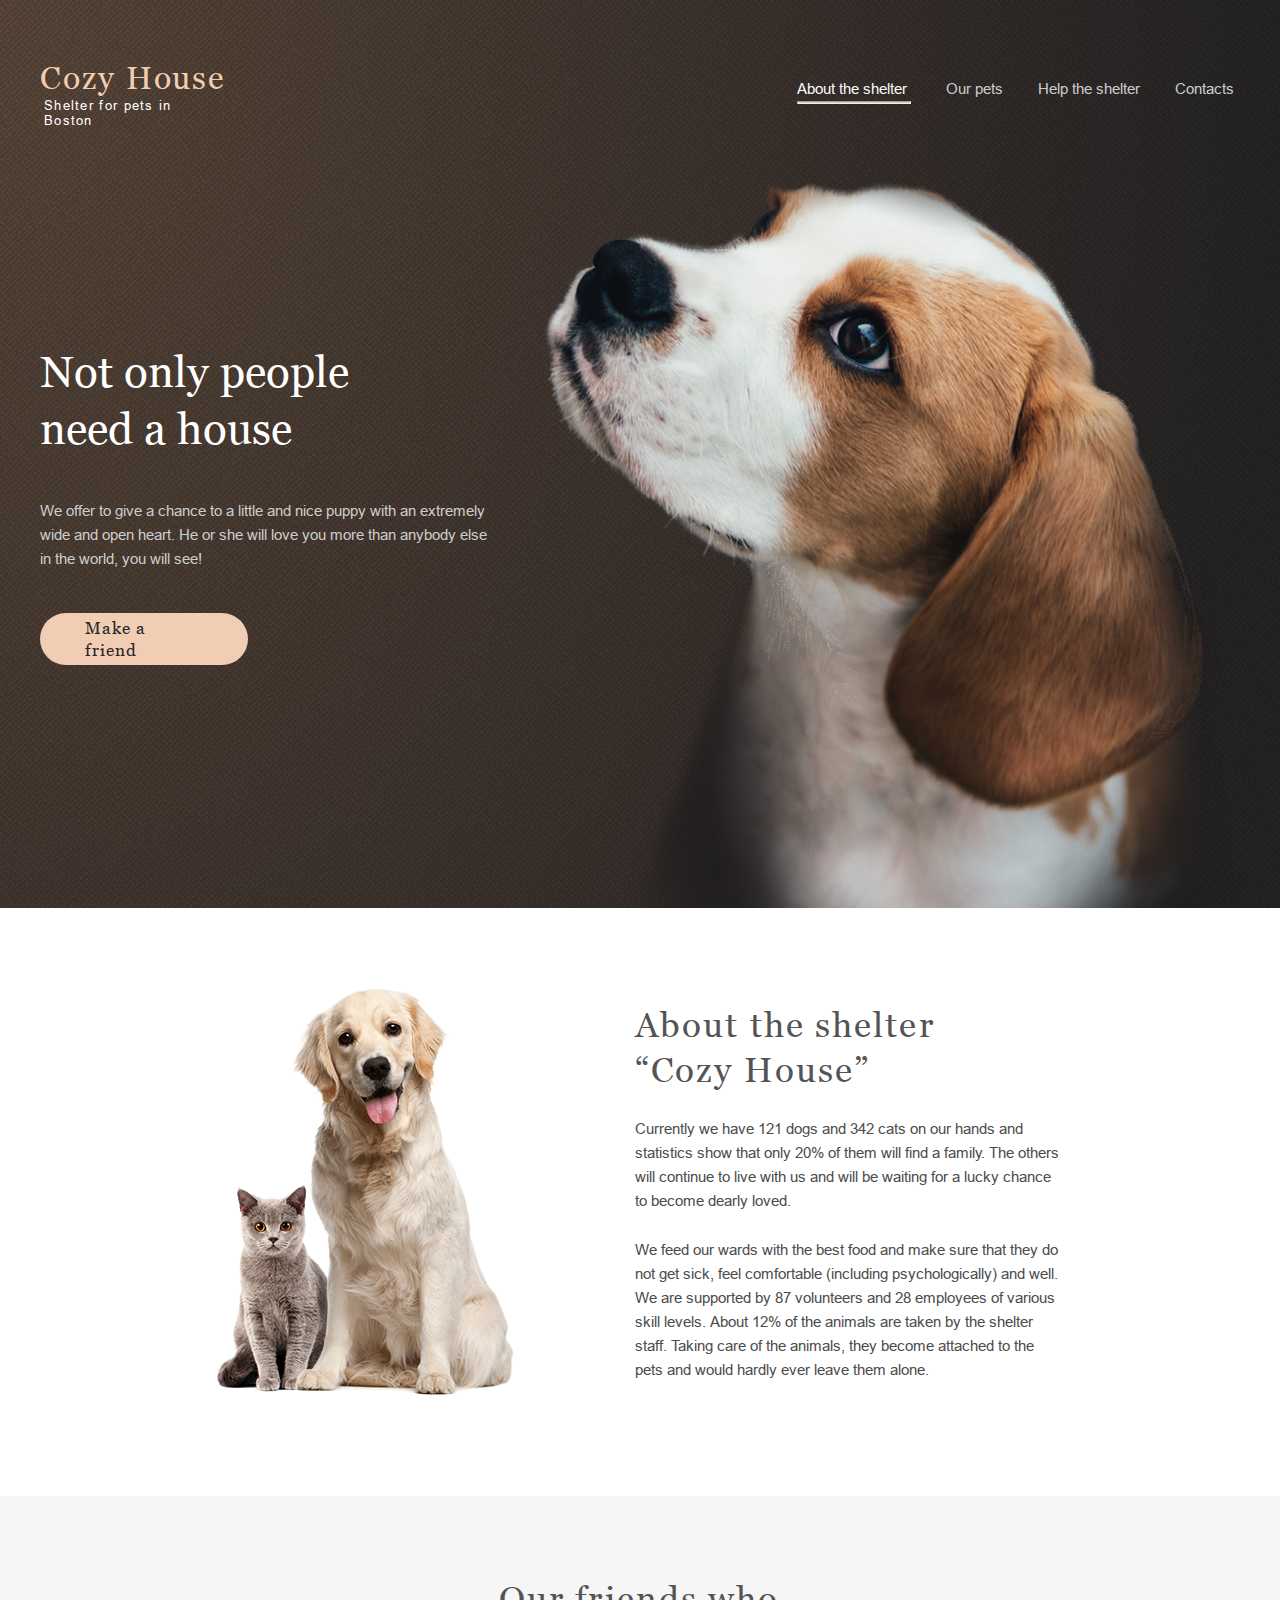
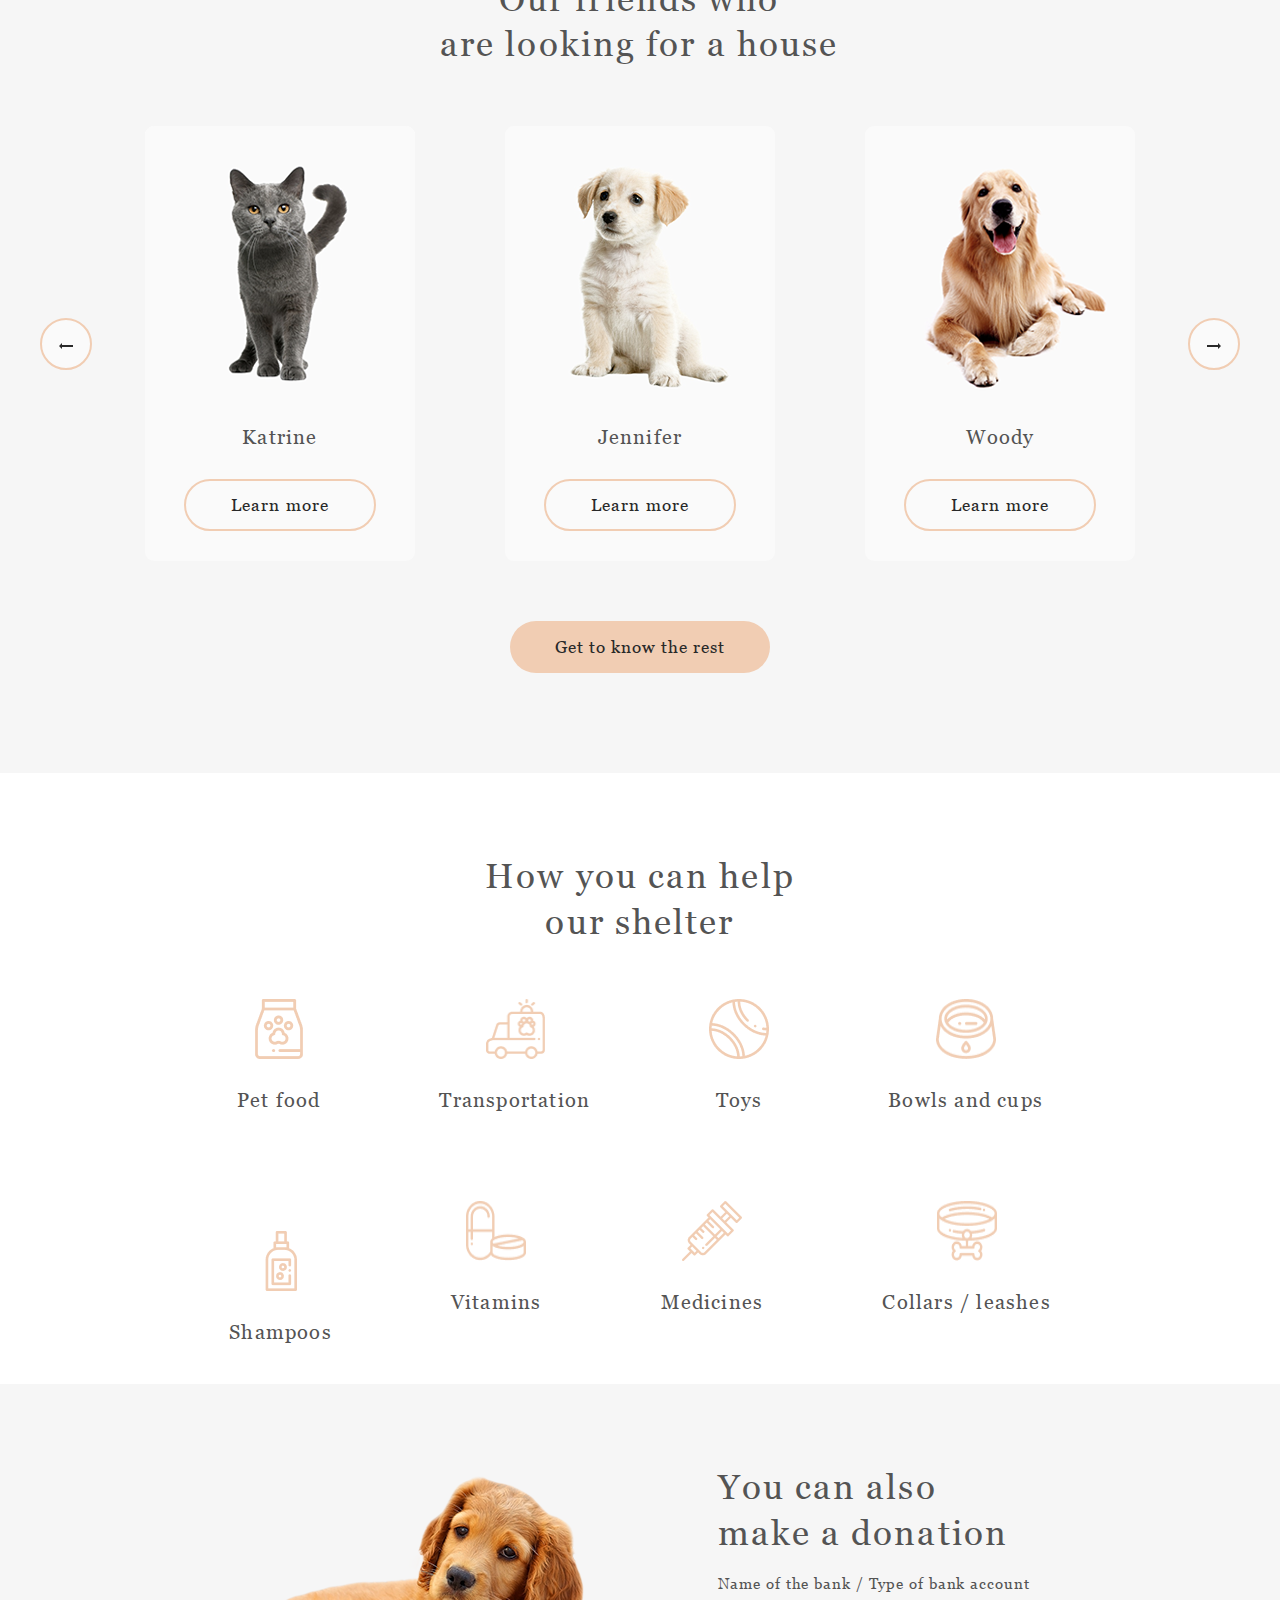
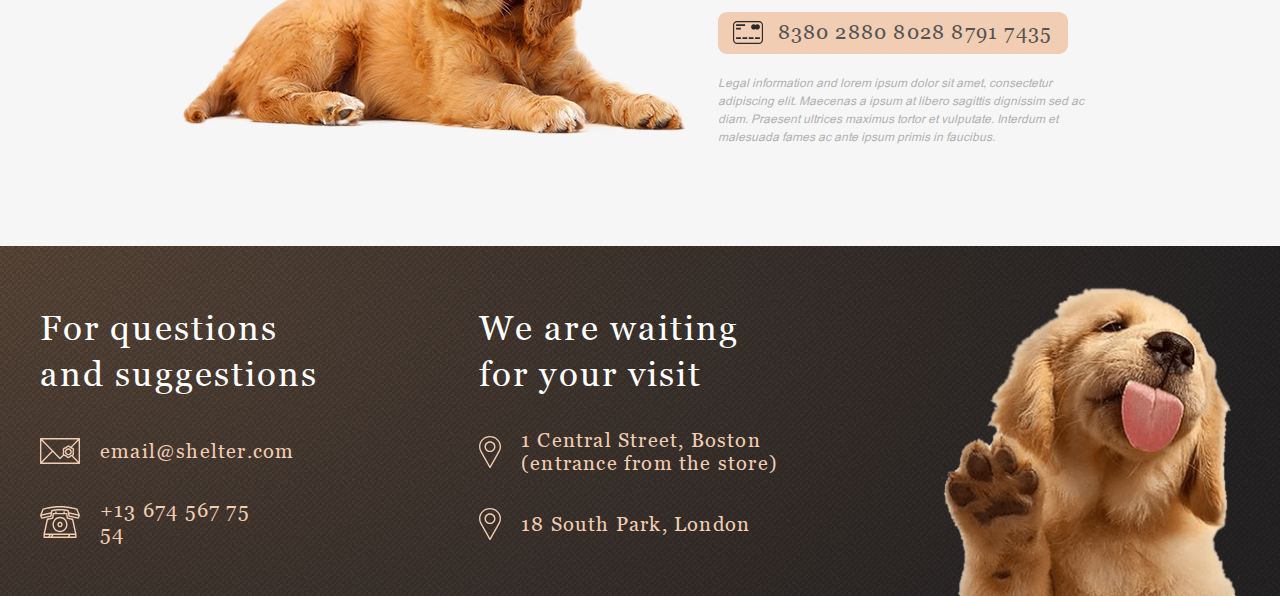
<file: index.html>
<!DOCTYPE html>
<html lang="en">
<head>
    <meta charset="UTF-8">
    <meta http-equiv="X-UA-Compatible" content="IE=edge">
    <meta name="viewport" content="width=device-width, initial-scale=1.0">
    <meta http-equiv="refresh" content="0; url=https://kukhalilov.github.io/shelter/pages/main/index.html">
    <title>Redirect Page</title>
</head>
<body>
    
</body>
</html>
</file>
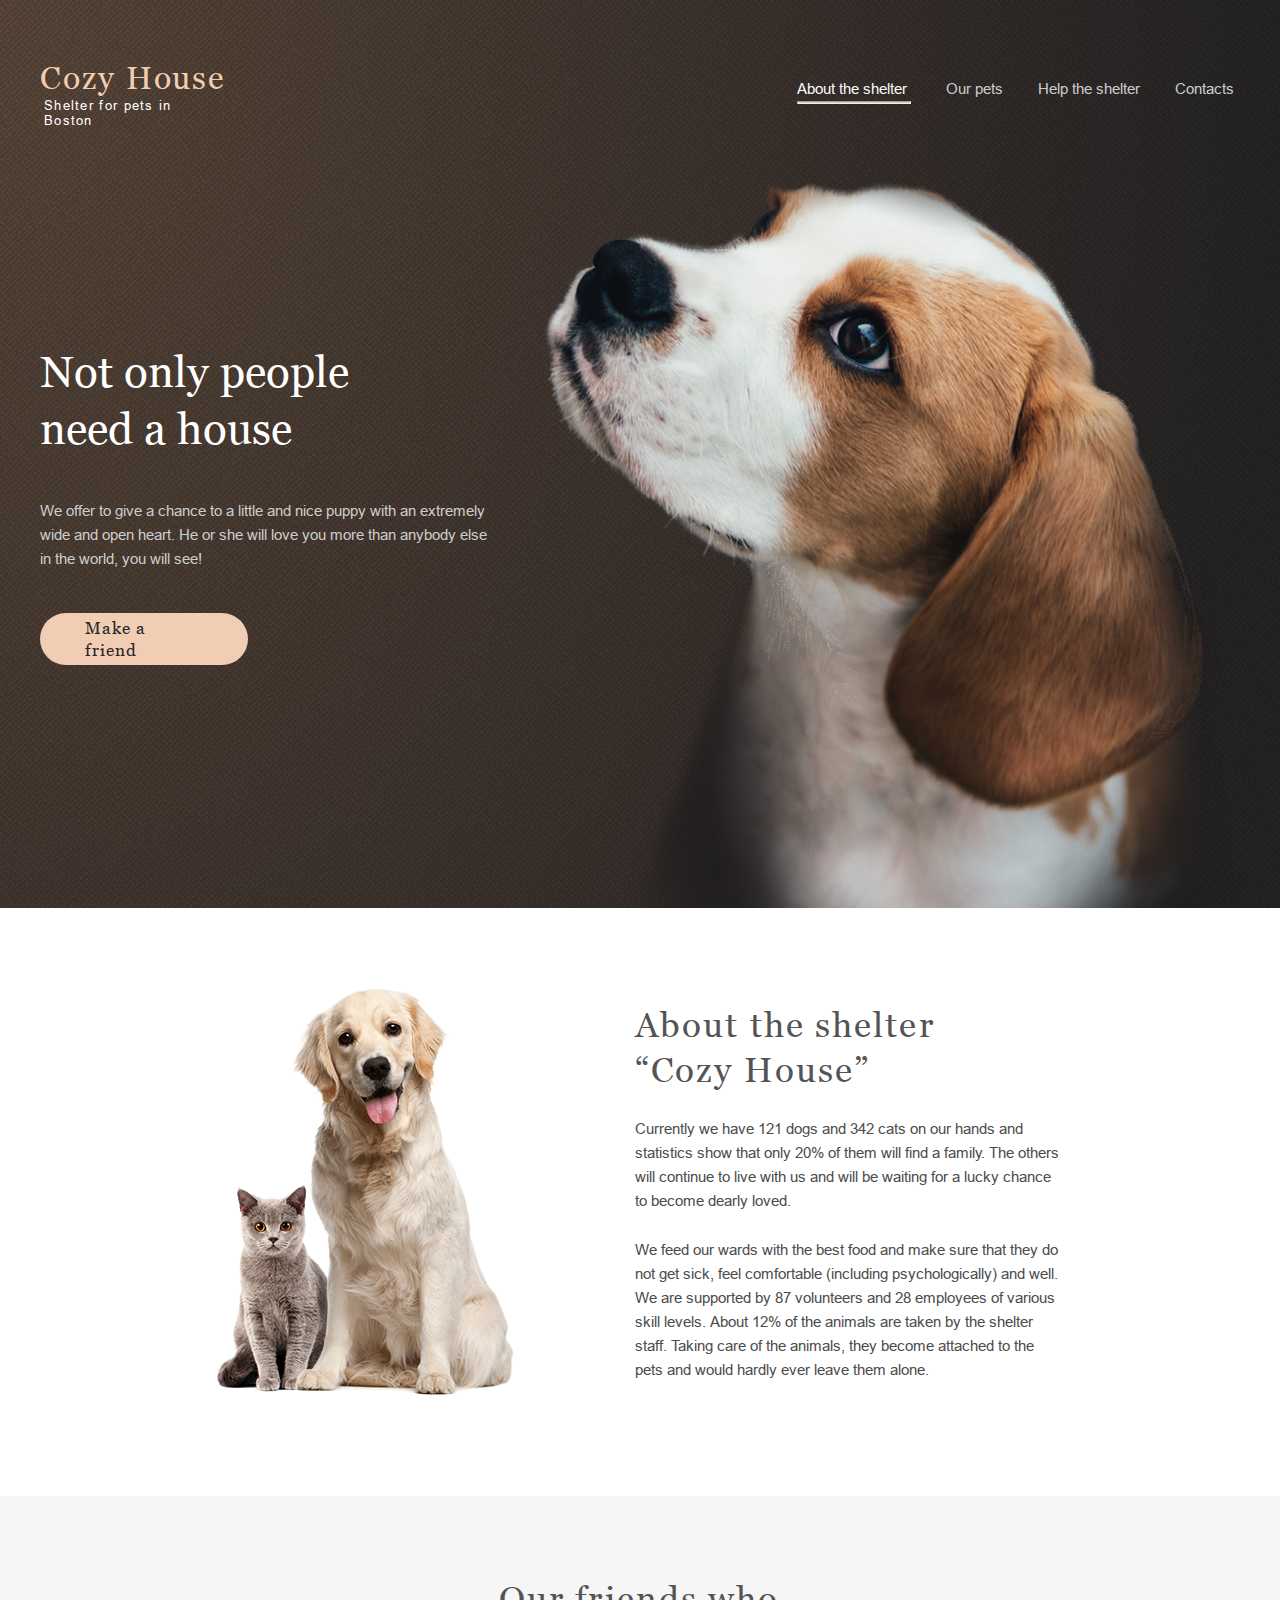
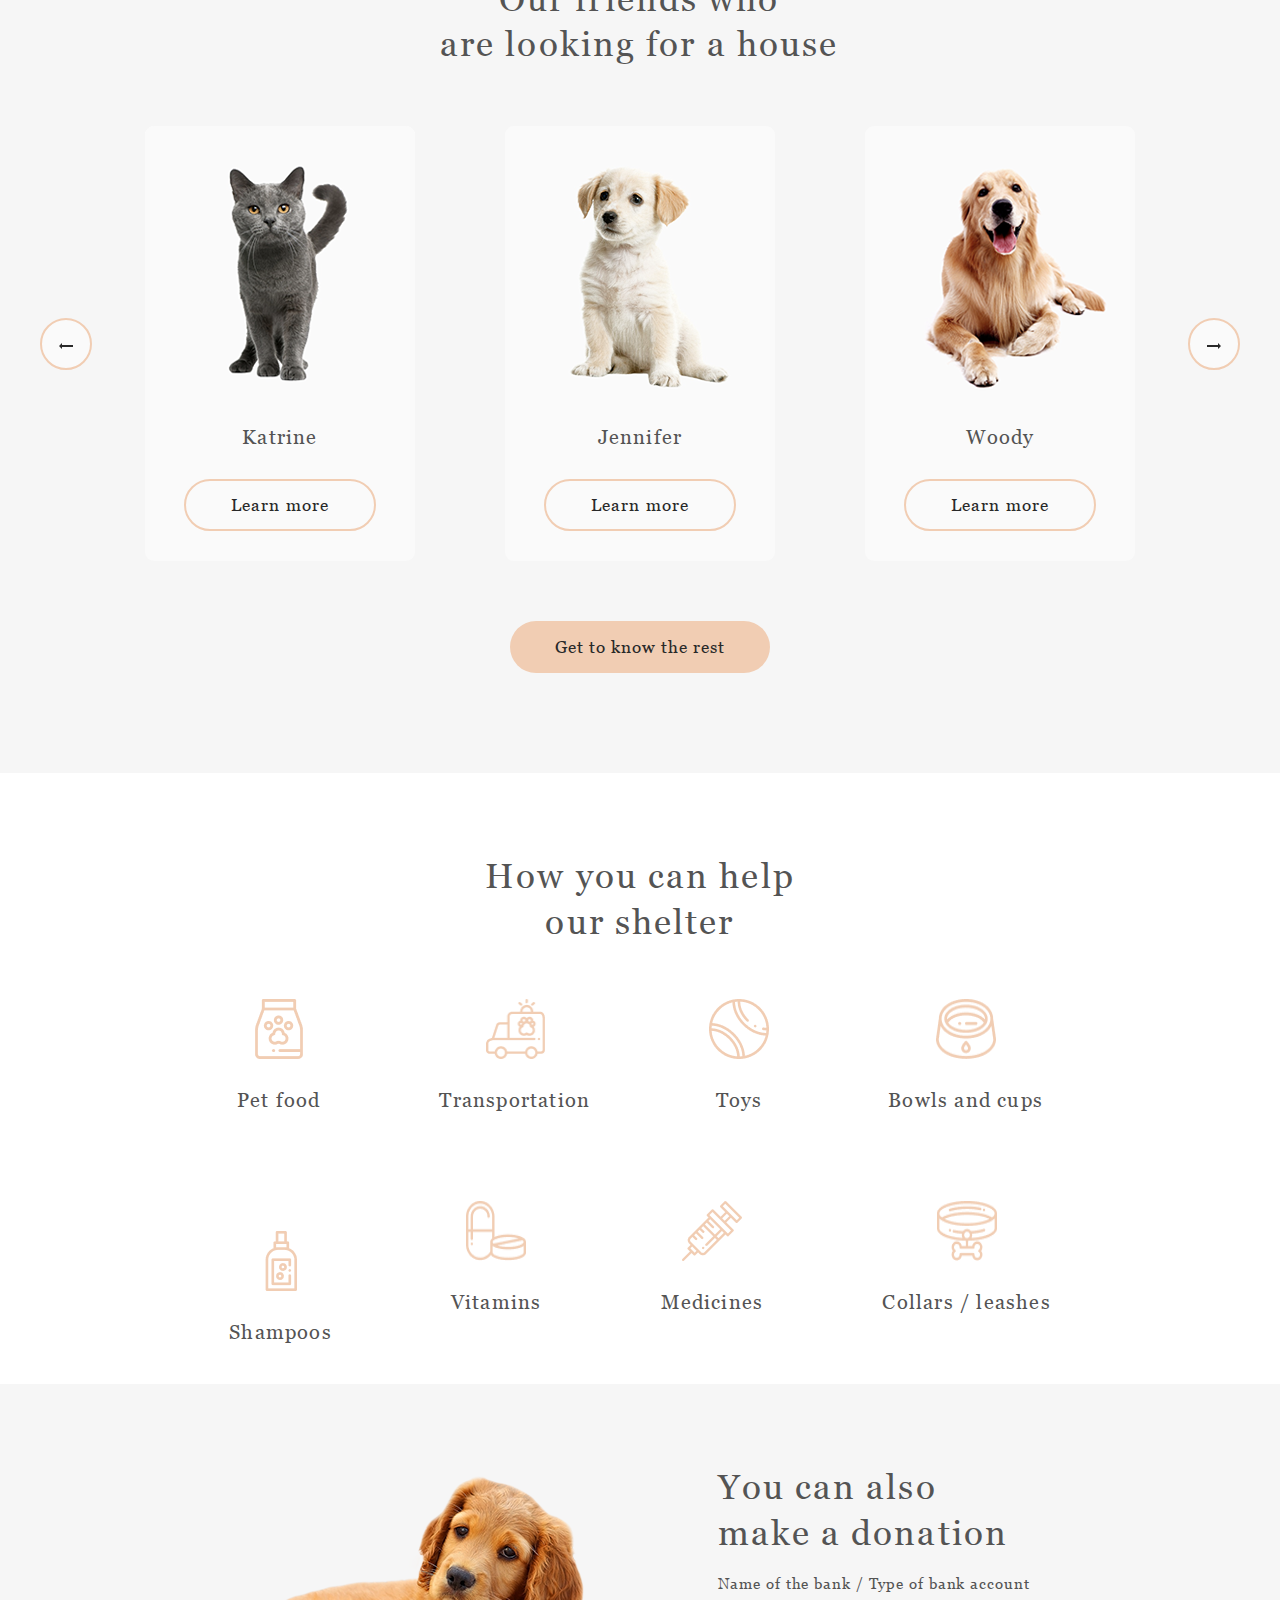
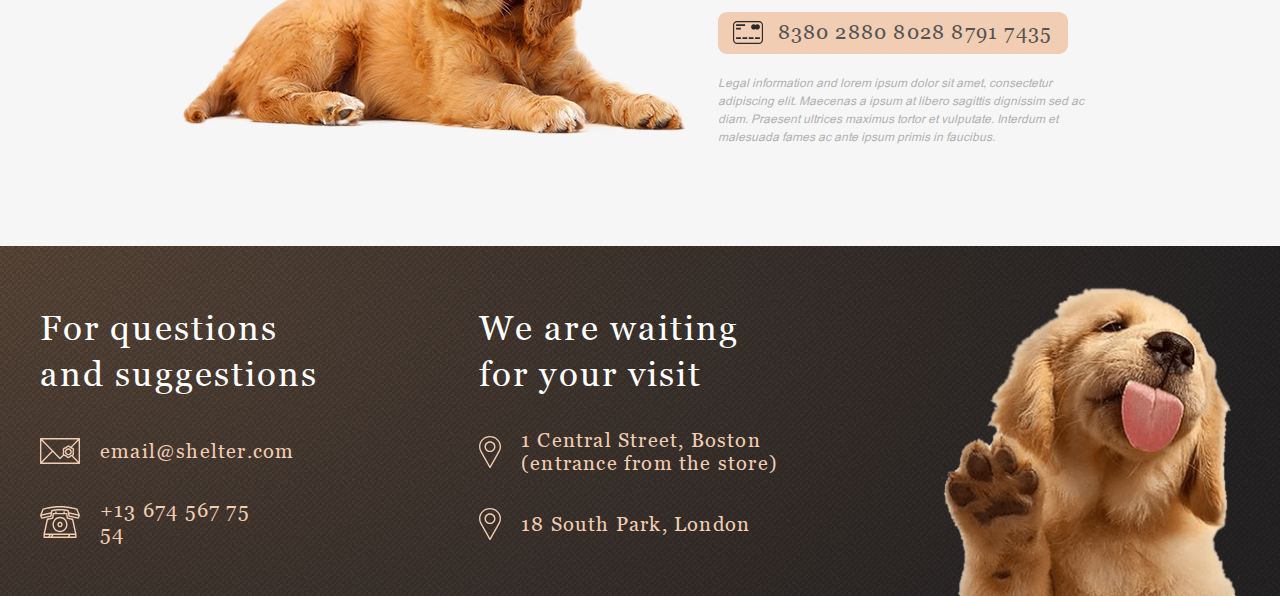
<file: pages/main/index.html>
<!DOCTYPE html>
<html lang="en">
  <head>
    <meta charset="UTF-8" />
    <meta http-equiv="X-UA-Compatible" content="IE=edge" />
    <meta name="viewport" content="width=device-width, initial-scale=1.0" />
    <link rel="stylesheet" href="./style.css" />
    <title>Main</title>
  </head>
  <body>
    <div class="container">
      <section id="start">
        <header id="header">
          <a href="#" class="logo">
            <h1>Cozy House</h1>
            <p>Shelter for pets in Boston</p>
          </a>
          <div class="hamburger-menu">
            <ul>
              <li><hr /></li>
              <li><hr /></li>
              <li><hr /></li>
            </ul>
          </div>
          <nav class="navbar">
            <ul class="nav-links">
              <li class="nav-link">
                <a href="#">About the shelter</a>
                <hr />
              </li>
              <li class="nav-link">
                <a href="../pets/pets.html">Our pets</a>
              </li>
              <li class="nav-link">
                <a href="#help">Help the shelter</a>
              </li>
              <li class="nav-link">
                <a href="#footer">Contacts</a>
              </li>
            </ul>
          </nav>
        </header>
        <div class="wrapper">
          <div class="hero">
            <div class="hero-left">
              <h2>Not only people need a house</h2>
              <p>
                We offer to give a chance to a little and nice puppy with an
                extremely wide and open heart. He or she will love you more than
                anybody else in the world, you will see!
              </p>
              <a href="#pets" class="btn"><span>Make a friend</span></a>
            </div>
            <div class="hero-right">
              <img
                src="../../assets/images/start-screen-puppy.png"
                alt="start screen puppy"
              />
            </div>
          </div>
        </div>
      </section>

      <section id="about">
        <div class="wrapper">
          <div class="about-left">
            <img src="../../assets/images/about-pets.png" alt="about pets" />
          </div>
          <div class="about-right">
            <h3>About the shelter “Cozy House”</h3>
            <p>
              Currently we have 121 dogs and 342 cats on our hands and
              statistics show that only 20% of them will find a family. The
              others will continue to live with us and will be waiting for a
              lucky chance to become dearly loved.
            </p>
            <p>
              We feed our wards with the best food and make sure that they do
              not get sick, feel comfortable (including psychologically) and
              well. We are supported by 87 volunteers and 28 employees of
              various skill levels. About 12% of the animals are taken by the
              shelter staff. Taking care of the animals, they become attached to
              the pets and would hardly ever leave them alone.
            </p>
          </div>
        </div>
      </section>

      <section id="pets">
        <div class="wrapper">
          <h3>
            Our friends who <br />
            are looking for a house
          </h3>
          <div class="pets-slider">
            <div class="arrow">
              <button class="arrow-left">
                <svg
                  width="14"
                  height="6"
                  viewBox="0 0 14 6"
                  fill="none"
                  xmlns="http://www.w3.org/2000/svg"
                >
                  <path d="M14 2V4H3V6L0 3L3 0V2H14Z" fill="#292929" />
                </svg>
              </button>
            </div>
            <div class="cards">
              <div class="card">
                <img
                  src="../../assets/images/katrine.png"
                  alt="pet Katrine"
                />
                <h4>Katrine</h4>
                <button class="btn">
                  <span>Learn more</span>
                </button>
              </div>
              <div class="card">
                <img
                  src="../../assets/images/jennifer.png"
                  alt="pet Jennifer"
                />
                <h4>Jennifer</h4>
                <button class="btn">
                  <span>Learn more</span>
                </button>
              </div>
              <div class="card">
                <img src="../../assets/images/woody.png" alt="pet Woody" />
                <h4>Woody</h4>
                <button class="btn">
                  <span>Learn more</span>
                </button>
              </div>
            </div>
            <div class="arrow">
              <button class="arrow-right">
                <svg
                  width="14"
                  height="6"
                  viewBox="0 0 14 6"
                  fill="none"
                  xmlns="http://www.w3.org/2000/svg"
                >
                  <path d="M0 4V2L11 2V0L14 3L11 6V4L0 4Z" fill="#292929" />
                </svg>
              </button>
            </div>
          </div>
          <a href="../../pages/pets/pets.html" class="btn">
            <span>Get to know the rest</span>
          </a>
        </div>
      </section>

      <section id="help">
        <div class="wrapper">
          <h3>
            How you can help <br />
            our shelter
          </h3>
          <div class="list">
            <div class="item">
              <img src="../../assets/icons/Vector.png" alt="pet food icon" />
              <h4>Pet food</h4>
            </div>
            <div class="item">
              <img
                src="../../assets/icons/transportation.png"
                alt="transportation icon"
              />
              <h4>Transportation</h4>
            </div>
            <div class="item">
              <img src="../../assets/icons/toys.png" alt="toys icon" />
              <h4>Toys</h4>
            </div>
            <div class="item">
              <img
                src="../../assets/icons/bowls-and-cups.png"
                alt="bowls and cups icon"
              />
              <h4>Bowls and cups</h4>
            </div>
            <div class="item">
              <img src="../../assets/icons/shampoos.png" alt="shampoos icon" />
              <h4>Shampoos</h4>
            </div>
            <div class="item">
              <img src="../../assets/icons/vitamins.png" alt="vitamins icon" />
              <h4>Vitamins</h4>
            </div>
            <div class="item">
              <img
                src="../../assets/icons/medicines.png"
                alt="medicines icon"
              />
              <h4>Medicines</h4>
            </div>
            <div class="item">
              <img
                src="../../assets/icons/collars-or-leashes.png"
                alt="collars or leashes icon"
              />
              <h4>Collars / leashes</h4>
            </div>
            <div class="item">
              <img
                src="../../assets/icons/sleeping-area.png"
                alt="sleeping area icon"
              />
              <h4>Sleeping areas</h4>
            </div>
          </div>
        </div>
      </section>

      <section id="donation">
        <div class="wrapper">
          <div class="donation-left">
            <img src="../../assets/images/donation-dog.png" alt="dog image" />
          </div>
          <div class="donation-right">
            <h3>
              You can also <br />
              make a donation
            </h3>
            <h5>Name of the bank / Type of bank account</h5>
            <div class="credit-card">
              <svg
                width="30"
                height="23"
                viewBox="0 0 30 23"
                fill="none"
                xmlns="http://www.w3.org/2000/svg"
              >
                <path
                  d="M25.9815 23H4.01915C1.80285 23 0 21.2046 0 19.0001V3.9999C0 1.79421 1.80285 0 4.01915 0H25.9808C28.196 0 30 1.79421 30 3.9999V19.0001C30.0006 21.2052 28.1972 23 25.9815 23ZM4.01915 1.14285C2.43563 1.14285 1.14836 2.42396 1.14836 3.9999V19.0001C1.14836 20.5755 2.43563 21.8571 4.01915 21.8571H25.9808C27.5638 21.8571 28.8516 20.5755 28.8516 19.0001V3.9999C28.8516 2.42396 27.5638 1.14285 25.9808 1.14285H4.01915ZM20.7037 3.35993C22.1363 3.35993 23.2977 4.51532 23.2977 5.94153C23.2977 7.36774 22.1368 8.52376 20.7037 8.52376C19.2706 8.52376 18.1097 7.36783 18.1097 5.94153C18.1097 4.51523 19.2712 3.35993 20.7037 3.35993ZM24.3204 3.35993C25.7529 3.35993 26.9151 4.51532 26.9151 5.94153C26.9151 7.36774 25.7536 8.52376 24.3204 8.52376C22.8873 8.52376 21.7264 7.36783 21.7264 5.94153C21.7264 4.51523 22.8879 3.35993 24.3204 3.35993ZM3.0861 16.3339H7.8683V18.0481H3.0861V16.3339ZM9.43467 16.3339H14.2175V18.0481H9.43467V16.3339ZM15.782 16.3339H20.5659V18.0481H15.782V16.3339ZM22.1305 16.3339H26.9144V18.0481H22.1305V16.3339ZM3.0861 3.36046H12.1263V5.07474H3.0861V3.36046ZM3.0861 6.76208H7.86946V8.47637H3.0861V6.76208Z"
                  fill="#292929"
                />
              </svg>
              <h4><a>8380 2880 8028 8791 7435</a></h4>
            </div>
            <p>
              Legal information and lorem ipsum dolor sit amet, consectetur
              adipiscing elit. Maecenas a ipsum at libero sagittis dignissim sed
              ac diam. Praesent ultrices maximus tortor et vulputate. Interdum
              et malesuada fames ac ante ipsum primis in faucibus.
            </p>
          </div>
        </div>
      </section>

      <footer id="footer">
        <div class="wrapper">
          <div class="contact">
            <h3>
              For questions <br />
              and suggestions
            </h3>
            <div class="contact-info">
              <a href="mailto:email@shelter.com">
                <svg
                  width="40"
                  height="26"
                  viewBox="0 0 40 26"
                  fill="none"
                  xmlns="http://www.w3.org/2000/svg"
                >
                  <path
                    d="M39.315 0H0.684964C0.5033 0 0.329077 0.0732456 0.200621 0.203625C0.0721657 0.334003 0 0.510836 0 0.695219V25.3048C0 25.4892 0.0721657 25.666 0.200621 25.7964C0.329077 25.9268 0.5033 26 0.684964 26H39.315C39.4967 26 39.6709 25.9268 39.7994 25.7964C39.9278 25.666 40 25.4892 40 25.3048V0.695219C40 0.510836 39.9278 0.334003 39.7994 0.203625C39.6709 0.0732456 39.4967 0 39.315 0ZM32.5774 15.0331C32.6846 15.5259 32.7954 16.0355 32.6513 16.2882C32.4966 16.5596 31.9966 16.7173 31.5131 16.8699C31.1316 16.9902 30.7373 17.1147 30.3857 17.3212C30.0461 17.5206 29.7523 17.8001 29.4683 18.0704C29.0772 18.4426 28.7079 18.794 28.374 18.794C28.04 18.794 27.6706 18.4425 27.2797 18.0704C26.9956 17.8001 26.7018 17.5205 26.3622 17.3212C26.0107 17.1147 25.6163 16.9903 25.2348 16.8699C24.7513 16.7173 24.2513 16.5596 24.0967 16.2882C23.9526 16.0355 24.0633 15.5259 24.1705 15.0331C24.2584 14.6285 24.3493 14.2103 24.3493 13.7821C24.3493 13.354 24.2584 12.9356 24.1705 12.5311C24.0633 12.0383 23.9526 11.5288 24.0967 11.2759C24.2513 11.0046 24.7513 10.8468 25.2348 10.6942C25.6163 10.5739 26.0107 10.4494 26.3622 10.243C26.7018 10.0435 26.9956 9.76403 27.2797 9.49373C27.6706 9.12165 28.04 8.77015 28.374 8.77015C28.7079 8.77015 29.0773 9.12165 29.4683 9.49373C29.7523 9.76403 30.0461 10.0435 30.3857 10.243C30.7373 10.4493 31.1316 10.5738 31.5131 10.6941C31.9966 10.8467 32.4966 11.0045 32.6512 11.2758C32.7954 11.5286 32.6846 12.0381 32.5774 12.5309C32.4895 12.9354 32.3986 13.3537 32.3986 13.7819C32.3986 14.2102 32.4895 14.6286 32.5774 15.0331ZM30.5975 8.66076C30.5345 8.60237 30.4705 8.54156 30.4053 8.47955C29.8904 7.98955 29.2497 7.3798 28.374 7.3798C27.4982 7.3798 26.8575 7.98955 26.3426 8.47955C26.1045 8.70609 25.8796 8.92013 25.6761 9.03961C25.4574 9.168 25.1518 9.26449 24.8281 9.36655C24.1276 9.58763 23.3336 9.8381 22.9109 10.5797C22.5001 11.3004 22.6768 12.1134 22.8328 12.8307C22.9081 13.1777 22.9794 13.5055 22.9794 13.7821C22.9794 14.0587 22.9081 14.3866 22.8328 14.7336C22.6975 15.3556 22.5473 16.0496 22.7775 16.693L19.9997 19.5464L2.32449 1.39044H37.6748L30.5975 8.66076ZM11.7007 13L1.36993 23.6116V2.38812L11.7007 13ZM12.6635 13.989L19.5124 21.0242C19.5761 21.0896 19.6519 21.1416 19.7356 21.177C19.8192 21.2125 19.9089 21.2308 19.9996 21.2308C20.0902 21.2308 20.18 21.2125 20.2636 21.177C20.3472 21.1416 20.4231 21.0896 20.4868 21.0242L23.6841 17.7398C24.044 17.9494 24.4495 18.0781 24.8281 18.1976C25.1518 18.2997 25.4575 18.3962 25.6761 18.5245C25.8796 18.644 26.1044 18.8581 26.3426 19.0846C26.8575 19.5746 27.4982 20.1844 28.374 20.1844C29.2496 20.1844 29.8904 19.5746 30.4053 19.0846C30.6434 18.858 30.8682 18.644 31.0718 18.5244C31.2043 18.4466 31.3691 18.3806 31.5502 18.3179L37.675 24.6094H2.32431L12.6635 13.989ZM32.9664 17.7946C33.3117 17.6108 33.6223 17.3612 33.8371 16.9846C34.2479 16.2639 34.0711 15.4508 33.9151 14.7336C33.8398 14.3866 33.7686 14.0587 33.7686 13.7821C33.7686 13.5055 33.8398 13.1777 33.9151 12.8307C34.0711 12.1134 34.2479 11.3005 33.837 10.5797C33.4142 9.8381 32.6203 9.58763 31.9197 9.36655L31.8559 9.34634L38.6301 2.38738V23.6122L32.9664 17.7946Z"
                    fill="#F1CDB3"
                  />
                  <path
                    d="M28.374 10.2424C26.451 10.2424 24.8865 11.8302 24.8865 13.782C24.8865 15.7337 26.451 17.3215 28.374 17.3215C30.297 17.3215 31.8614 15.7337 31.8614 13.782C31.8614 11.8302 30.2969 10.2424 28.374 10.2424ZM28.374 15.9311C27.2064 15.9311 26.2564 14.967 26.2564 13.782C26.2564 12.5969 27.2063 11.6328 28.374 11.6328C29.5416 11.6328 30.4915 12.5969 30.4915 13.782C30.4915 14.967 29.5415 15.9311 28.374 15.9311Z"
                    fill="#F1CDB3"
                  />
                </svg>
              </a>
              <a href="mailto:email@shelter.com">email@shelter.com</a>
            </div>
            <div class="contact-info">
              <a href="mailto:email@shelter.com">
                <svg
                  width="40"
                  height="32"
                  viewBox="0 0 40 32"
                  fill="none"
                  xmlns="http://www.w3.org/2000/svg"
                >
                  <path
                    d="M39.9461 8.89543L37.5102 2.9049C37.4685 2.80251 37.4043 2.71139 37.3226 2.63868C37.2408 2.56598 37.1437 2.51367 37.0389 2.48585L34.111 1.70799C25.5388 -0.569376 14.4609 -0.569281 5.88906 1.70799L2.96105 2.48585C2.85626 2.51367 2.75918 2.56598 2.67743 2.63868C2.59568 2.71139 2.53147 2.80251 2.48984 2.9049L0.0539764 8.89543C-0.0131281 9.06038 -0.0178273 9.24503 0.0407965 9.41333L1.01509 12.2089C1.07166 12.3713 1.18339 12.5075 1.32986 12.5925C1.47633 12.6775 1.64776 12.7056 1.8128 12.6717L11.0692 10.7747C11.2084 10.7462 11.3359 10.675 11.4348 10.5706C11.5337 10.4661 11.5993 10.3334 11.623 10.19L12.4245 5.32594C16.8365 4.18994 23.1635 4.18994 27.5753 5.32594L28.3769 10.19C28.4006 10.3335 28.4662 10.4663 28.5651 10.5707C28.664 10.6751 28.7915 10.7463 28.9307 10.7748L38.187 12.6718C38.3521 12.7056 38.5234 12.6774 38.6699 12.5924C38.8164 12.5075 38.9281 12.3714 38.9848 12.209L39.9592 9.41343C40.0178 9.2451 40.0131 9.06043 39.9461 8.89543ZM2.13193 11.1412L1.63183 9.70624L10.5973 7.78606L10.321 9.46295L2.13193 11.1412ZM11.6222 4.0568C11.4935 4.09314 11.3777 4.16636 11.2883 4.26784C11.1989 4.36933 11.1396 4.49486 11.1174 4.62969L10.848 6.26453L1.85991 8.1896L3.65015 3.78707L6.2409 3.09877C14.5991 0.878304 25.4007 0.878208 33.7593 3.09877L36.35 3.78707L38.1403 8.1896L29.1522 6.26453L28.8828 4.62969C28.8606 4.49487 28.8013 4.36936 28.7119 4.26788C28.6224 4.1664 28.5066 4.09318 28.378 4.0568C23.6016 2.70615 16.3984 2.70615 11.6222 4.0568ZM37.8681 11.1412L29.6792 9.46295L29.4028 7.78606L38.3682 9.70624L37.8681 11.1412Z"
                    fill="#F1CDB3"
                  />
                  <path
                    d="M33.2901 13.1186C33.261 12.9842 33.1948 12.8612 33.0995 12.7643C33.0041 12.6673 32.8836 12.6005 32.7522 12.5717L27.9776 11.526L27.3764 7.51395C27.351 7.34431 27.2672 7.18959 27.1401 7.07781C27.013 6.96603 26.851 6.90458 26.6835 6.90458H24.814V5.96398C24.814 5.56724 24.5002 5.2456 24.1129 5.2456C23.7257 5.2456 23.4119 5.56724 23.4119 5.96398V6.90458H16.5882V5.96398C16.5882 5.56724 16.2744 5.2456 15.8871 5.2456C15.4999 5.2456 15.1861 5.56724 15.1861 5.96398V6.90458H13.3166C13.1491 6.90458 12.9871 6.96603 12.86 7.07781C12.7329 7.18959 12.6491 7.34431 12.6237 7.51395L12.0224 11.526L7.24791 12.5717C7.11654 12.6005 6.996 12.6673 6.90063 12.7643C6.80527 12.8612 6.73908 12.9842 6.70996 13.1186L3.46796 28.0878C3.45692 28.1389 3.45134 28.1911 3.45132 28.2434V31.2816C3.45132 31.4721 3.52519 31.6549 3.65666 31.7896C3.78814 31.9243 3.96645 32 4.15239 32H35.8477C36.0336 32 36.212 31.9243 36.3434 31.7896C36.4749 31.6549 36.5488 31.4721 36.5488 31.2816V28.2434C36.5488 28.1911 36.5432 28.1389 36.5321 28.0878L33.2901 13.1186ZM7.98131 13.8802L12.7885 12.8273C12.9276 12.7968 13.0544 12.7238 13.152 12.6178C13.2496 12.5118 13.3134 12.3779 13.335 12.2338L13.9183 8.34134H26.0819L26.6651 12.2338C26.6867 12.3779 26.7505 12.5118 26.8481 12.6178C26.9457 12.7238 27.0725 12.7968 27.2115 12.8273L32.0189 13.8802L34.9741 27.5251H5.0261L7.98131 13.8802ZM11.7966 28.9618L10.8935 30.5632H9.82782L10.7309 28.9618H11.7966ZM13.416 28.9618H28.6721L27.769 30.5632H12.513L13.416 28.9618ZM4.85345 28.9618H9.11142L8.20836 30.5632H4.85345V28.9618ZM29.3885 30.5632L30.2916 28.9618H35.1466V30.5632H29.3885Z"
                    fill="#F1CDB3"
                  />
                  <path
                    d="M20 26.1606C24.1492 26.1606 27.5248 22.7016 27.5248 18.45C27.5248 14.1983 24.1492 10.7393 20 10.7393C15.8509 10.7393 12.4753 14.1983 12.4753 18.45C12.4753 22.7016 15.8509 26.1606 20 26.1606ZM20 12.1761C23.3761 12.1761 26.1227 14.9905 26.1227 18.45C26.1227 21.9094 23.3761 24.7238 20 24.7238C16.624 24.7238 13.8774 21.9094 13.8774 18.45C13.8774 14.9905 16.624 12.1761 20 12.1761Z"
                    fill="#F1CDB3"
                  />
                  <path
                    d="M20 21.1847C21.4717 21.1847 22.6691 19.9578 22.6691 18.4497C22.6691 16.9416 21.4717 15.7147 20 15.7147C18.5283 15.7147 17.3309 16.9416 17.3309 18.4497C17.3309 19.9578 18.5283 21.1847 20 21.1847ZM20 17.1514C20.6987 17.1514 21.267 17.7338 21.267 18.4497C21.267 19.1656 20.6987 19.7479 20 19.7479C19.3014 19.7479 18.733 19.1656 18.733 18.4497C18.733 17.7339 19.3014 17.1514 20 17.1514Z"
                    fill="#F1CDB3"
                  />
                </svg>
              </a>
              <a href="tel:+136745677554">+13 674 567 75 54</a>
            </div>
          </div>
          <div class="location">
            <h3>We are waiting for your visit</h3>
            <div class="location-info">
              <div class="location-icon">
                <a href="https://goo.gl/maps/Bd3n5i351RtZPrKw7" target="_blank">
                  <svg
                    width="22"
                    height="32"
                    viewBox="0 0 22 32"
                    fill="none"
                    xmlns="http://www.w3.org/2000/svg"
                  >
                    <path
                      d="M11 0C4.93475 0 3.05176e-05 4.78519 3.05176e-05 10.6667C3.05176e-05 12.4323 0.455262 14.1829 1.32067 15.7357L10.3985 31.6562C10.5193 31.8685 10.7496 32 11 32C11.2504 32 11.4807 31.8685 11.6016 31.6562L20.6827 15.7304C21.5448 14.1829 22 12.4323 22 10.6666C22 4.78519 17.0653 0 11 0ZM19.4762 15.0905L11 29.9557L2.52717 15.0964C1.7732 13.7435 1.37507 12.2116 1.37507 10.6667C1.37507 5.52019 5.69278 1.33337 11 1.33337C16.3073 1.33337 20.625 5.52025 20.625 10.6667C20.625 12.2116 20.2269 13.7435 19.4762 15.0905Z"
                      fill="#F1CDB3"
                    />
                    <path
                      d="M11 5.33329C7.9674 5.33329 5.50008 7.72585 5.50008 10.6666C5.50008 13.6074 7.9674 16 11 16C14.0327 16 16.5 13.6074 16.5 10.6667C16.5 7.72592 14.0327 5.33329 11 5.33329ZM11 14.6667C8.72537 14.6667 6.87505 12.8724 6.87505 10.6667C6.87505 8.46092 8.72537 6.66667 11 6.66667C13.2747 6.66667 15.125 8.46092 15.125 10.6667C15.125 12.8724 13.2747 14.6667 11 14.6667Z"
                      fill="#F1CDB3"
                    />
                  </svg>
                </a>
              </div>

              <p>
                <a href="https://goo.gl/maps/Bd3n5i351RtZPrKw7" target="_blank">
                  1 Central Street, Boston (entrance from the store)
                </a>
              </p>
            </div>
            <div class="location-info">
              <div class="location-icon">
                <a href="https://goo.gl/maps/VrPAEkpXgNaPeyWE6" target="_blank">
                  <svg
                    width="22"
                    height="32"
                    viewBox="0 0 22 32"
                    fill="none"
                    xmlns="http://www.w3.org/2000/svg"
                  >
                    <path
                      d="M11 0C4.93475 0 3.05176e-05 4.78519 3.05176e-05 10.6667C3.05176e-05 12.4323 0.455262 14.1829 1.32067 15.7357L10.3985 31.6562C10.5193 31.8685 10.7496 32 11 32C11.2504 32 11.4807 31.8685 11.6016 31.6562L20.6827 15.7304C21.5448 14.1829 22 12.4323 22 10.6666C22 4.78519 17.0653 0 11 0ZM19.4762 15.0905L11 29.9557L2.52717 15.0964C1.7732 13.7435 1.37507 12.2116 1.37507 10.6667C1.37507 5.52019 5.69278 1.33337 11 1.33337C16.3073 1.33337 20.625 5.52025 20.625 10.6667C20.625 12.2116 20.2269 13.7435 19.4762 15.0905Z"
                      fill="#F1CDB3"
                    />
                    <path
                      d="M11 5.33329C7.9674 5.33329 5.50008 7.72585 5.50008 10.6666C5.50008 13.6074 7.9674 16 11 16C14.0327 16 16.5 13.6074 16.5 10.6667C16.5 7.72592 14.0327 5.33329 11 5.33329ZM11 14.6667C8.72537 14.6667 6.87505 12.8724 6.87505 10.6667C6.87505 8.46092 8.72537 6.66667 11 6.66667C13.2747 6.66667 15.125 8.46092 15.125 10.6667C15.125 12.8724 13.2747 14.6667 11 14.6667Z"
                      fill="#F1CDB3"
                    />
                  </svg>
                </a>
              </div>

              <p>
                <a href="https://goo.gl/maps/VrPAEkpXgNaPeyWE6" target="_blank">
                  18 South Park, London
                </a>
              </p>
            </div>
          </div>
          <div class="footer-img">
            <img src="../../assets/images/footer-puppy.png" alt="puppy image" />
          </div>
        </div>
      </footer>
      <script src="script.js"></script>
    </div>
  </body>
</html>
</file>
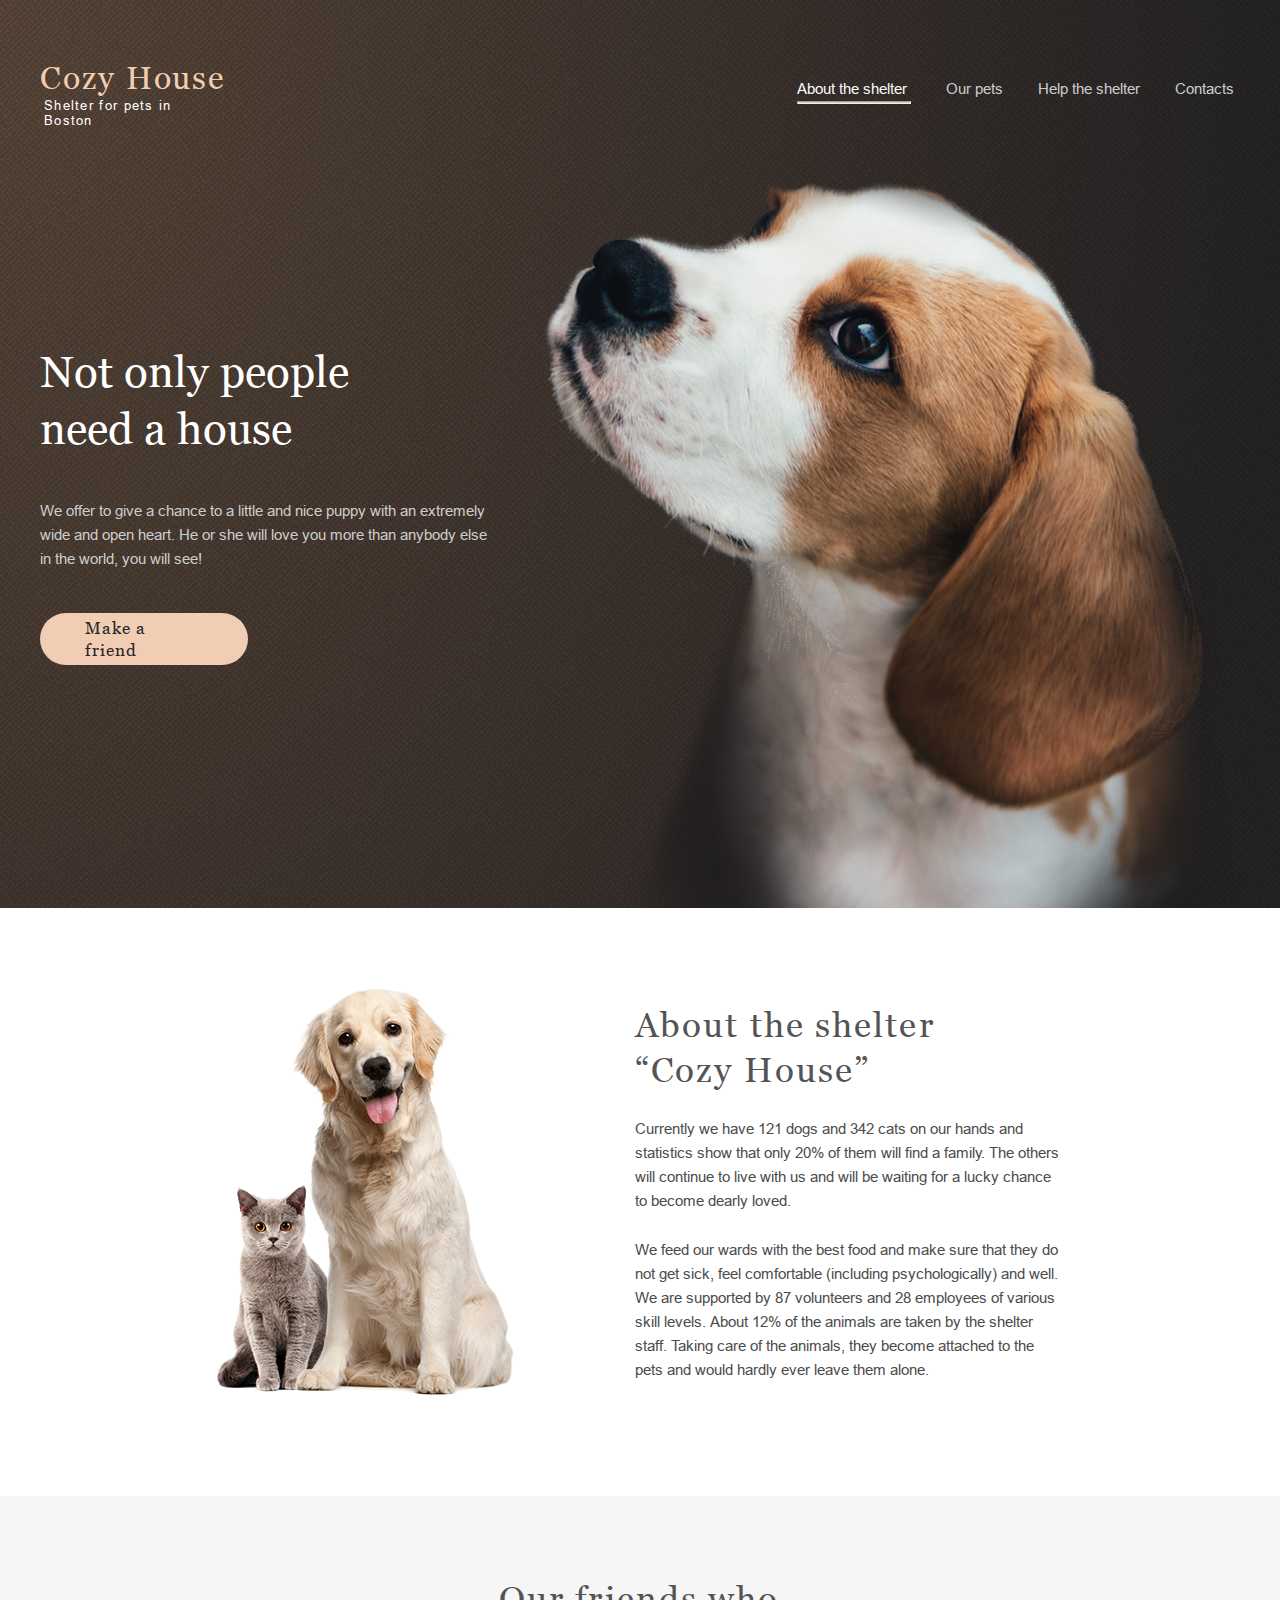
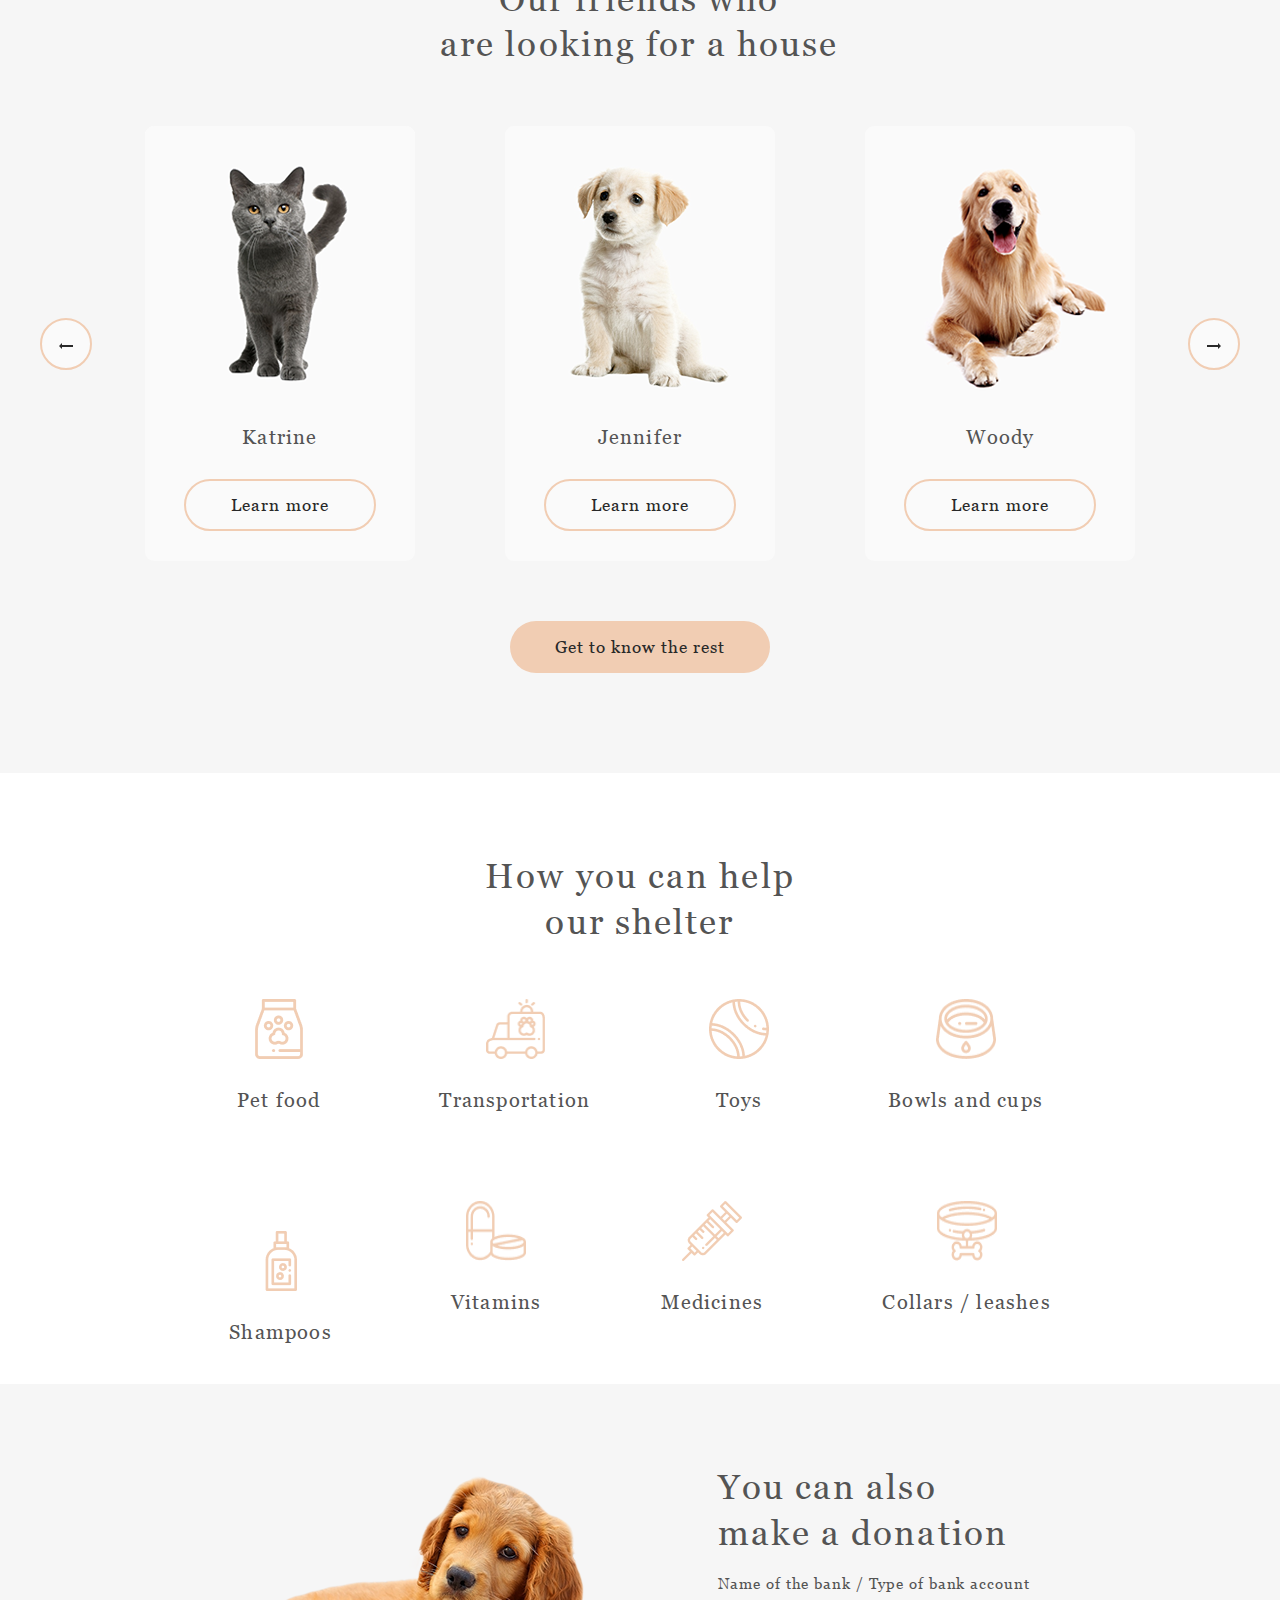
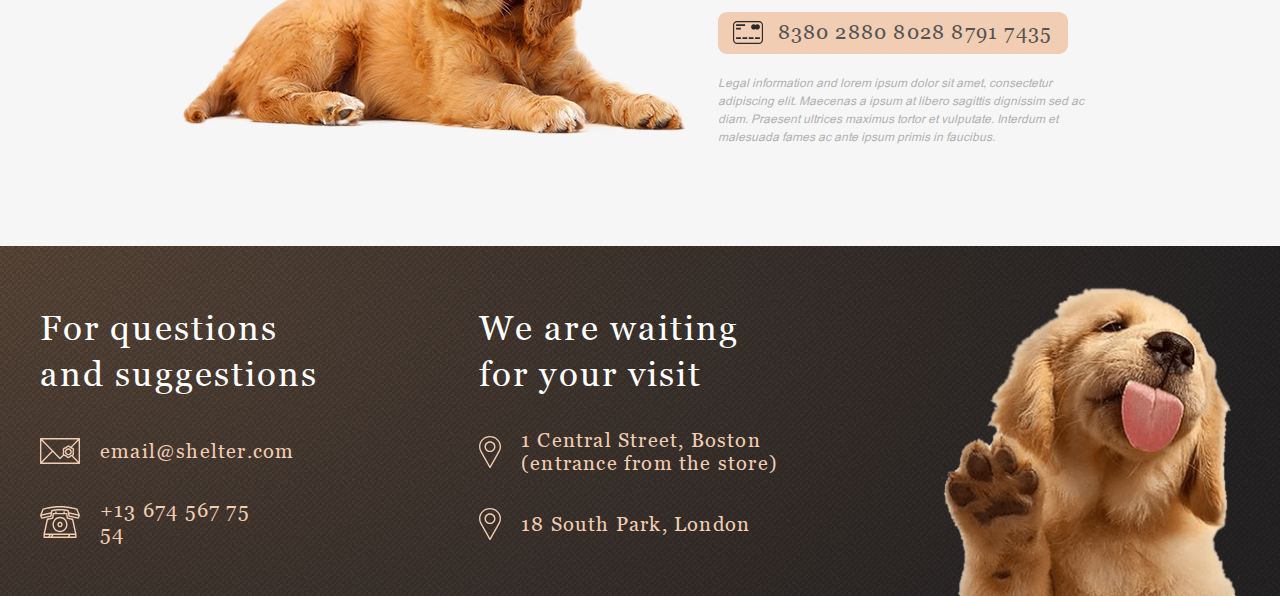
<file: pages/main/main.html>
<!DOCTYPE html>
<html lang="en">
  <head>
    <meta charset="UTF-8" />
    <meta http-equiv="X-UA-Compatible" content="IE=edge" />
    <meta name="viewport" content="width=device-width, initial-scale=1.0" />
    <link rel="stylesheet" href="./style.css" />
    <title>Main</title>
  </head>
  <body>
    <div class="container">
      <section id="start">
        <div class="wrapper">
          <header id="header">
            <a href="#" class="logo">
              <h1>Cozy House</h1>
              <p>Shelter for pets in Boston</p>
            </a>
            <div class="hamburger-menu">
              <ul>
                <li><hr /></li>
                <li><hr /></li>
                <li><hr /></li>
              </ul>
            </div>
            <nav class="navbar">
              <ul class="nav-links">
                <li class="nav-link">
                  <a href="#">About the shelter</a>
                  <hr />
                </li>
                <li class="nav-link">
                  <a href="../pets/pets.html">Our pets</a>
                </li>
                <li class="nav-link">
                  <a href="#help">Help the shelter</a>
                </li>
                <li class="nav-link">
                  <a href="#footer">Contacts</a>
                </li>
              </ul>
            </nav>
          </header>

          <div class="hero">
            <div class="hero-left">
              <h2>Not only people need a house</h2>
              <p>
                We offer to give a chance to a little and nice puppy with an
                extremely wide and open heart. He or she will love you more than
                anybody else in the world, you will see!
              </p>
              <a href="#pets" class="btn"><span>Make a friend</span></a>
            </div>
            <div class="hero-right">
              <img
                src="../../assets/images/start-screen-puppy.png"
                alt="start screen puppy"
              />
            </div>
          </div>
        </div>
      </section>

      <section id="about">
        <div class="wrapper">
          <div class="about-left">
            <img src="../../assets/images/about-pets.png" alt="about pets" />
          </div>
          <div class="about-right">
            <h3>About the shelter “Cozy House”</h3>
            <p>
              Currently we have 121 dogs and 342 cats on our hands and
              statistics show that only 20% of them will find a family. The
              others will continue to live with us and will be waiting for a
              lucky chance to become dearly loved.
            </p>
            <p>
              We feed our wards with the best food and make sure that they do
              not get sick, feel comfortable (including psychologically) and
              well. We are supported by 87 volunteers and 28 employees of
              various skill levels. About 12% of the animals are taken by the
              shelter staff. Taking care of the animals, they become attached to
              the pets and would hardly ever leave them alone.
            </p>
          </div>
        </div>
      </section>

      <section id="pets">
        <div class="wrapper">
          <h3>
            Our friends who <br />
            are looking for a house
          </h3>
          <div class="pets-slider">
            <div class="arrow">
              <button>
                <svg
                  width="14"
                  height="6"
                  viewBox="0 0 14 6"
                  fill="none"
                  xmlns="http://www.w3.org/2000/svg"
                >
                  <path d="M14 2V4H3V6L0 3L3 0V2H14Z" fill="#292929" />
                </svg>
              </button>
            </div>
            <div class="cards">
              <div class="card">
                <img
                  src="../../assets/images/pets-katrine.png"
                  alt="pet katrine"
                />
                <h4>Katrine</h4>
                <button class="btn">
                  <span>Learn more</span>
                </button>
              </div>
              <div class="card">
                <img
                  src="../../assets/images/pets-jennifer.png"
                  alt="ppet jennifer"
                />
                <h4>Jennifer</h4>
                <button class="btn">
                  <span>Learn more</span>
                </button>
              </div>
              <div class="card">
                <img src="../../assets/images/pets-woody.png" alt="pet woody" />
                <h4>Woody</h4>
                <button class="btn">
                  <span>Learn more</span>
                </button>
              </div>
            </div>
            <div class="arrow">
              <button>
                <svg
                  width="14"
                  height="6"
                  viewBox="0 0 14 6"
                  fill="none"
                  xmlns="http://www.w3.org/2000/svg"
                >
                  <path d="M0 4V2L11 2V0L14 3L11 6V4L0 4Z" fill="#292929" />
                </svg>
              </button>
            </div>
          </div>
          <a href="../../pages/pets/pets.html" class="btn">
            <span>Get to know the rest</span>
          </a>
        </div>
      </section>

      <section id="help">
        <div class="wrapper">
          <h3>
            How you can help <br />
            our shelter
          </h3>
          <div class="list">
            <div class="item">
              <img src="../../assets/icons/Vector.png" alt="pet food icon" />
              <h4>Pet food</h4>
            </div>
            <div class="item">
              <img
                src="../../assets/icons/transportation.png"
                alt="transportation icon"
              />
              <h4>Transportation</h4>
            </div>
            <div class="item">
              <img src="../../assets/icons/toys.png" alt="toys icon" />
              <h4>Toys</h4>
            </div>
            <div class="item">
              <img
                src="../../assets/icons/bowls-and-cups.png"
                alt="bowls and cups icon"
              />
              <h4>Bowls and cups</h4>
            </div>
            <div class="item">
              <img src="../../assets/icons/shampoos.png" alt="shampoos icon" />
              <h4>Shampoos</h4>
            </div>
            <div class="item">
              <img src="../../assets/icons/vitamins.png" alt="vitamins icon" />
              <h4>Vitamins</h4>
            </div>
            <div class="item">
              <img
                src="../../assets/icons/medicines.png"
                alt="medicines icon"
              />
              <h4>Medicines</h4>
            </div>
            <div class="item">
              <img
                src="../../assets/icons/collars-or-leashes.png"
                alt="collars or leashes icon"
              />
              <h4>Collars / leashes</h4>
            </div>
            <div class="item">
              <img
                src="../../assets/icons/sleeping-area.png"
                alt="sleeping area icon"
              />
              <h4>Sleeping areas</h4>
            </div>
          </div>
        </div>
      </section>

      <section id="donation">
        <div class="wrapper">
          <div class="donation-left">
            <img src="../../assets/images/donation-dog.png" alt="dog image" />
          </div>
          <div class="donation-right">
            <h3>
              You can also <br />
              make a donation
            </h3>
            <h5>Name of the bank / Type of bank account</h5>
            <div class="credit-card">
              <svg
                width="30"
                height="23"
                viewBox="0 0 30 23"
                fill="none"
                xmlns="http://www.w3.org/2000/svg"
              >
                <path
                  d="M25.9815 23H4.01915C1.80285 23 0 21.2046 0 19.0001V3.9999C0 1.79421 1.80285 0 4.01915 0H25.9808C28.196 0 30 1.79421 30 3.9999V19.0001C30.0006 21.2052 28.1972 23 25.9815 23ZM4.01915 1.14285C2.43563 1.14285 1.14836 2.42396 1.14836 3.9999V19.0001C1.14836 20.5755 2.43563 21.8571 4.01915 21.8571H25.9808C27.5638 21.8571 28.8516 20.5755 28.8516 19.0001V3.9999C28.8516 2.42396 27.5638 1.14285 25.9808 1.14285H4.01915ZM20.7037 3.35993C22.1363 3.35993 23.2977 4.51532 23.2977 5.94153C23.2977 7.36774 22.1368 8.52376 20.7037 8.52376C19.2706 8.52376 18.1097 7.36783 18.1097 5.94153C18.1097 4.51523 19.2712 3.35993 20.7037 3.35993ZM24.3204 3.35993C25.7529 3.35993 26.9151 4.51532 26.9151 5.94153C26.9151 7.36774 25.7536 8.52376 24.3204 8.52376C22.8873 8.52376 21.7264 7.36783 21.7264 5.94153C21.7264 4.51523 22.8879 3.35993 24.3204 3.35993ZM3.0861 16.3339H7.8683V18.0481H3.0861V16.3339ZM9.43467 16.3339H14.2175V18.0481H9.43467V16.3339ZM15.782 16.3339H20.5659V18.0481H15.782V16.3339ZM22.1305 16.3339H26.9144V18.0481H22.1305V16.3339ZM3.0861 3.36046H12.1263V5.07474H3.0861V3.36046ZM3.0861 6.76208H7.86946V8.47637H3.0861V6.76208Z"
                  fill="#292929"
                />
              </svg>
              <h4><a>8380 2880 8028 8791 7435</a></h4>
            </div>
            <p>
              Legal information and lorem ipsum dolor sit amet, consectetur
              adipiscing elit. Maecenas a ipsum at libero sagittis dignissim sed
              ac diam. Praesent ultrices maximus tortor et vulputate. Interdum
              et malesuada fames ac ante ipsum primis in faucibus.
            </p>
          </div>
        </div>
      </section>

      <footer id="footer">
        <div class="wrapper">
          <div class="contact">
            <h3>
              For questions <br />
              and suggestions
            </h3>
            <div class="contact-info">
              <a href="mailto:email@shelter.com">
                <svg
                  width="40"
                  height="26"
                  viewBox="0 0 40 26"
                  fill="none"
                  xmlns="http://www.w3.org/2000/svg"
                >
                  <path
                    d="M39.315 0H0.684964C0.5033 0 0.329077 0.0732456 0.200621 0.203625C0.0721657 0.334003 0 0.510836 0 0.695219V25.3048C0 25.4892 0.0721657 25.666 0.200621 25.7964C0.329077 25.9268 0.5033 26 0.684964 26H39.315C39.4967 26 39.6709 25.9268 39.7994 25.7964C39.9278 25.666 40 25.4892 40 25.3048V0.695219C40 0.510836 39.9278 0.334003 39.7994 0.203625C39.6709 0.0732456 39.4967 0 39.315 0ZM32.5774 15.0331C32.6846 15.5259 32.7954 16.0355 32.6513 16.2882C32.4966 16.5596 31.9966 16.7173 31.5131 16.8699C31.1316 16.9902 30.7373 17.1147 30.3857 17.3212C30.0461 17.5206 29.7523 17.8001 29.4683 18.0704C29.0772 18.4426 28.7079 18.794 28.374 18.794C28.04 18.794 27.6706 18.4425 27.2797 18.0704C26.9956 17.8001 26.7018 17.5205 26.3622 17.3212C26.0107 17.1147 25.6163 16.9903 25.2348 16.8699C24.7513 16.7173 24.2513 16.5596 24.0967 16.2882C23.9526 16.0355 24.0633 15.5259 24.1705 15.0331C24.2584 14.6285 24.3493 14.2103 24.3493 13.7821C24.3493 13.354 24.2584 12.9356 24.1705 12.5311C24.0633 12.0383 23.9526 11.5288 24.0967 11.2759C24.2513 11.0046 24.7513 10.8468 25.2348 10.6942C25.6163 10.5739 26.0107 10.4494 26.3622 10.243C26.7018 10.0435 26.9956 9.76403 27.2797 9.49373C27.6706 9.12165 28.04 8.77015 28.374 8.77015C28.7079 8.77015 29.0773 9.12165 29.4683 9.49373C29.7523 9.76403 30.0461 10.0435 30.3857 10.243C30.7373 10.4493 31.1316 10.5738 31.5131 10.6941C31.9966 10.8467 32.4966 11.0045 32.6512 11.2758C32.7954 11.5286 32.6846 12.0381 32.5774 12.5309C32.4895 12.9354 32.3986 13.3537 32.3986 13.7819C32.3986 14.2102 32.4895 14.6286 32.5774 15.0331ZM30.5975 8.66076C30.5345 8.60237 30.4705 8.54156 30.4053 8.47955C29.8904 7.98955 29.2497 7.3798 28.374 7.3798C27.4982 7.3798 26.8575 7.98955 26.3426 8.47955C26.1045 8.70609 25.8796 8.92013 25.6761 9.03961C25.4574 9.168 25.1518 9.26449 24.8281 9.36655C24.1276 9.58763 23.3336 9.8381 22.9109 10.5797C22.5001 11.3004 22.6768 12.1134 22.8328 12.8307C22.9081 13.1777 22.9794 13.5055 22.9794 13.7821C22.9794 14.0587 22.9081 14.3866 22.8328 14.7336C22.6975 15.3556 22.5473 16.0496 22.7775 16.693L19.9997 19.5464L2.32449 1.39044H37.6748L30.5975 8.66076ZM11.7007 13L1.36993 23.6116V2.38812L11.7007 13ZM12.6635 13.989L19.5124 21.0242C19.5761 21.0896 19.6519 21.1416 19.7356 21.177C19.8192 21.2125 19.9089 21.2308 19.9996 21.2308C20.0902 21.2308 20.18 21.2125 20.2636 21.177C20.3472 21.1416 20.4231 21.0896 20.4868 21.0242L23.6841 17.7398C24.044 17.9494 24.4495 18.0781 24.8281 18.1976C25.1518 18.2997 25.4575 18.3962 25.6761 18.5245C25.8796 18.644 26.1044 18.8581 26.3426 19.0846C26.8575 19.5746 27.4982 20.1844 28.374 20.1844C29.2496 20.1844 29.8904 19.5746 30.4053 19.0846C30.6434 18.858 30.8682 18.644 31.0718 18.5244C31.2043 18.4466 31.3691 18.3806 31.5502 18.3179L37.675 24.6094H2.32431L12.6635 13.989ZM32.9664 17.7946C33.3117 17.6108 33.6223 17.3612 33.8371 16.9846C34.2479 16.2639 34.0711 15.4508 33.9151 14.7336C33.8398 14.3866 33.7686 14.0587 33.7686 13.7821C33.7686 13.5055 33.8398 13.1777 33.9151 12.8307C34.0711 12.1134 34.2479 11.3005 33.837 10.5797C33.4142 9.8381 32.6203 9.58763 31.9197 9.36655L31.8559 9.34634L38.6301 2.38738V23.6122L32.9664 17.7946Z"
                    fill="#F1CDB3"
                  />
                  <path
                    d="M28.374 10.2424C26.451 10.2424 24.8865 11.8302 24.8865 13.782C24.8865 15.7337 26.451 17.3215 28.374 17.3215C30.297 17.3215 31.8614 15.7337 31.8614 13.782C31.8614 11.8302 30.2969 10.2424 28.374 10.2424ZM28.374 15.9311C27.2064 15.9311 26.2564 14.967 26.2564 13.782C26.2564 12.5969 27.2063 11.6328 28.374 11.6328C29.5416 11.6328 30.4915 12.5969 30.4915 13.782C30.4915 14.967 29.5415 15.9311 28.374 15.9311Z"
                    fill="#F1CDB3"
                  />
                </svg>
              </a>
              <a href="mailto:email@shelter.com">email@shelter.com</a>
            </div>
            <div class="contact-info">
              <a href="mailto:email@shelter.com">
                <svg
                  width="40"
                  height="32"
                  viewBox="0 0 40 32"
                  fill="none"
                  xmlns="http://www.w3.org/2000/svg"
                >
                  <path
                    d="M39.9461 8.89543L37.5102 2.9049C37.4685 2.80251 37.4043 2.71139 37.3226 2.63868C37.2408 2.56598 37.1437 2.51367 37.0389 2.48585L34.111 1.70799C25.5388 -0.569376 14.4609 -0.569281 5.88906 1.70799L2.96105 2.48585C2.85626 2.51367 2.75918 2.56598 2.67743 2.63868C2.59568 2.71139 2.53147 2.80251 2.48984 2.9049L0.0539764 8.89543C-0.0131281 9.06038 -0.0178273 9.24503 0.0407965 9.41333L1.01509 12.2089C1.07166 12.3713 1.18339 12.5075 1.32986 12.5925C1.47633 12.6775 1.64776 12.7056 1.8128 12.6717L11.0692 10.7747C11.2084 10.7462 11.3359 10.675 11.4348 10.5706C11.5337 10.4661 11.5993 10.3334 11.623 10.19L12.4245 5.32594C16.8365 4.18994 23.1635 4.18994 27.5753 5.32594L28.3769 10.19C28.4006 10.3335 28.4662 10.4663 28.5651 10.5707C28.664 10.6751 28.7915 10.7463 28.9307 10.7748L38.187 12.6718C38.3521 12.7056 38.5234 12.6774 38.6699 12.5924C38.8164 12.5075 38.9281 12.3714 38.9848 12.209L39.9592 9.41343C40.0178 9.2451 40.0131 9.06043 39.9461 8.89543ZM2.13193 11.1412L1.63183 9.70624L10.5973 7.78606L10.321 9.46295L2.13193 11.1412ZM11.6222 4.0568C11.4935 4.09314 11.3777 4.16636 11.2883 4.26784C11.1989 4.36933 11.1396 4.49486 11.1174 4.62969L10.848 6.26453L1.85991 8.1896L3.65015 3.78707L6.2409 3.09877C14.5991 0.878304 25.4007 0.878208 33.7593 3.09877L36.35 3.78707L38.1403 8.1896L29.1522 6.26453L28.8828 4.62969C28.8606 4.49487 28.8013 4.36936 28.7119 4.26788C28.6224 4.1664 28.5066 4.09318 28.378 4.0568C23.6016 2.70615 16.3984 2.70615 11.6222 4.0568ZM37.8681 11.1412L29.6792 9.46295L29.4028 7.78606L38.3682 9.70624L37.8681 11.1412Z"
                    fill="#F1CDB3"
                  />
                  <path
                    d="M33.2901 13.1186C33.261 12.9842 33.1948 12.8612 33.0995 12.7643C33.0041 12.6673 32.8836 12.6005 32.7522 12.5717L27.9776 11.526L27.3764 7.51395C27.351 7.34431 27.2672 7.18959 27.1401 7.07781C27.013 6.96603 26.851 6.90458 26.6835 6.90458H24.814V5.96398C24.814 5.56724 24.5002 5.2456 24.1129 5.2456C23.7257 5.2456 23.4119 5.56724 23.4119 5.96398V6.90458H16.5882V5.96398C16.5882 5.56724 16.2744 5.2456 15.8871 5.2456C15.4999 5.2456 15.1861 5.56724 15.1861 5.96398V6.90458H13.3166C13.1491 6.90458 12.9871 6.96603 12.86 7.07781C12.7329 7.18959 12.6491 7.34431 12.6237 7.51395L12.0224 11.526L7.24791 12.5717C7.11654 12.6005 6.996 12.6673 6.90063 12.7643C6.80527 12.8612 6.73908 12.9842 6.70996 13.1186L3.46796 28.0878C3.45692 28.1389 3.45134 28.1911 3.45132 28.2434V31.2816C3.45132 31.4721 3.52519 31.6549 3.65666 31.7896C3.78814 31.9243 3.96645 32 4.15239 32H35.8477C36.0336 32 36.212 31.9243 36.3434 31.7896C36.4749 31.6549 36.5488 31.4721 36.5488 31.2816V28.2434C36.5488 28.1911 36.5432 28.1389 36.5321 28.0878L33.2901 13.1186ZM7.98131 13.8802L12.7885 12.8273C12.9276 12.7968 13.0544 12.7238 13.152 12.6178C13.2496 12.5118 13.3134 12.3779 13.335 12.2338L13.9183 8.34134H26.0819L26.6651 12.2338C26.6867 12.3779 26.7505 12.5118 26.8481 12.6178C26.9457 12.7238 27.0725 12.7968 27.2115 12.8273L32.0189 13.8802L34.9741 27.5251H5.0261L7.98131 13.8802ZM11.7966 28.9618L10.8935 30.5632H9.82782L10.7309 28.9618H11.7966ZM13.416 28.9618H28.6721L27.769 30.5632H12.513L13.416 28.9618ZM4.85345 28.9618H9.11142L8.20836 30.5632H4.85345V28.9618ZM29.3885 30.5632L30.2916 28.9618H35.1466V30.5632H29.3885Z"
                    fill="#F1CDB3"
                  />
                  <path
                    d="M20 26.1606C24.1492 26.1606 27.5248 22.7016 27.5248 18.45C27.5248 14.1983 24.1492 10.7393 20 10.7393C15.8509 10.7393 12.4753 14.1983 12.4753 18.45C12.4753 22.7016 15.8509 26.1606 20 26.1606ZM20 12.1761C23.3761 12.1761 26.1227 14.9905 26.1227 18.45C26.1227 21.9094 23.3761 24.7238 20 24.7238C16.624 24.7238 13.8774 21.9094 13.8774 18.45C13.8774 14.9905 16.624 12.1761 20 12.1761Z"
                    fill="#F1CDB3"
                  />
                  <path
                    d="M20 21.1847C21.4717 21.1847 22.6691 19.9578 22.6691 18.4497C22.6691 16.9416 21.4717 15.7147 20 15.7147C18.5283 15.7147 17.3309 16.9416 17.3309 18.4497C17.3309 19.9578 18.5283 21.1847 20 21.1847ZM20 17.1514C20.6987 17.1514 21.267 17.7338 21.267 18.4497C21.267 19.1656 20.6987 19.7479 20 19.7479C19.3014 19.7479 18.733 19.1656 18.733 18.4497C18.733 17.7339 19.3014 17.1514 20 17.1514Z"
                    fill="#F1CDB3"
                  />
                </svg>
              </a>
              <a href="tel:+136745677554">+13 674 567 75 54</a>
            </div>
          </div>
          <div class="location">
            <h3>We are waiting for your visit</h3>
            <div class="location-info">
              <div class="location-icon">
                <a href="https://goo.gl/maps/Bd3n5i351RtZPrKw7" target="_blank">
                  <svg
                    width="22"
                    height="32"
                    viewBox="0 0 22 32"
                    fill="none"
                    xmlns="http://www.w3.org/2000/svg"
                  >
                    <path
                      d="M11 0C4.93475 0 3.05176e-05 4.78519 3.05176e-05 10.6667C3.05176e-05 12.4323 0.455262 14.1829 1.32067 15.7357L10.3985 31.6562C10.5193 31.8685 10.7496 32 11 32C11.2504 32 11.4807 31.8685 11.6016 31.6562L20.6827 15.7304C21.5448 14.1829 22 12.4323 22 10.6666C22 4.78519 17.0653 0 11 0ZM19.4762 15.0905L11 29.9557L2.52717 15.0964C1.7732 13.7435 1.37507 12.2116 1.37507 10.6667C1.37507 5.52019 5.69278 1.33337 11 1.33337C16.3073 1.33337 20.625 5.52025 20.625 10.6667C20.625 12.2116 20.2269 13.7435 19.4762 15.0905Z"
                      fill="#F1CDB3"
                    />
                    <path
                      d="M11 5.33329C7.9674 5.33329 5.50008 7.72585 5.50008 10.6666C5.50008 13.6074 7.9674 16 11 16C14.0327 16 16.5 13.6074 16.5 10.6667C16.5 7.72592 14.0327 5.33329 11 5.33329ZM11 14.6667C8.72537 14.6667 6.87505 12.8724 6.87505 10.6667C6.87505 8.46092 8.72537 6.66667 11 6.66667C13.2747 6.66667 15.125 8.46092 15.125 10.6667C15.125 12.8724 13.2747 14.6667 11 14.6667Z"
                      fill="#F1CDB3"
                    />
                  </svg>
                </a>
              </div>

              <p>
                <a href="https://goo.gl/maps/Bd3n5i351RtZPrKw7" target="_blank">
                  1 Central Street, Boston (entrance from the store)
                </a>
              </p>
            </div>
            <div class="location-info">
              <div class="location-icon">
                <a href="https://goo.gl/maps/VrPAEkpXgNaPeyWE6" target="_blank">
                  <svg
                    width="22"
                    height="32"
                    viewBox="0 0 22 32"
                    fill="none"
                    xmlns="http://www.w3.org/2000/svg"
                  >
                    <path
                      d="M11 0C4.93475 0 3.05176e-05 4.78519 3.05176e-05 10.6667C3.05176e-05 12.4323 0.455262 14.1829 1.32067 15.7357L10.3985 31.6562C10.5193 31.8685 10.7496 32 11 32C11.2504 32 11.4807 31.8685 11.6016 31.6562L20.6827 15.7304C21.5448 14.1829 22 12.4323 22 10.6666C22 4.78519 17.0653 0 11 0ZM19.4762 15.0905L11 29.9557L2.52717 15.0964C1.7732 13.7435 1.37507 12.2116 1.37507 10.6667C1.37507 5.52019 5.69278 1.33337 11 1.33337C16.3073 1.33337 20.625 5.52025 20.625 10.6667C20.625 12.2116 20.2269 13.7435 19.4762 15.0905Z"
                      fill="#F1CDB3"
                    />
                    <path
                      d="M11 5.33329C7.9674 5.33329 5.50008 7.72585 5.50008 10.6666C5.50008 13.6074 7.9674 16 11 16C14.0327 16 16.5 13.6074 16.5 10.6667C16.5 7.72592 14.0327 5.33329 11 5.33329ZM11 14.6667C8.72537 14.6667 6.87505 12.8724 6.87505 10.6667C6.87505 8.46092 8.72537 6.66667 11 6.66667C13.2747 6.66667 15.125 8.46092 15.125 10.6667C15.125 12.8724 13.2747 14.6667 11 14.6667Z"
                      fill="#F1CDB3"
                    />
                  </svg>
                </a>
              </div>

              <p>
                <a href="https://goo.gl/maps/VrPAEkpXgNaPeyWE6" target="_blank">
                  18 South Park, London
                </a>
              </p>
            </div>
          </div>
          <div class="footer-img">
            <img src="../../assets/images/footer-puppy.png" alt="puppy image" />
          </div>
        </div>
      </footer>

      <script src="script.js"></script>
    </div>
  </body>
</html>
</file>
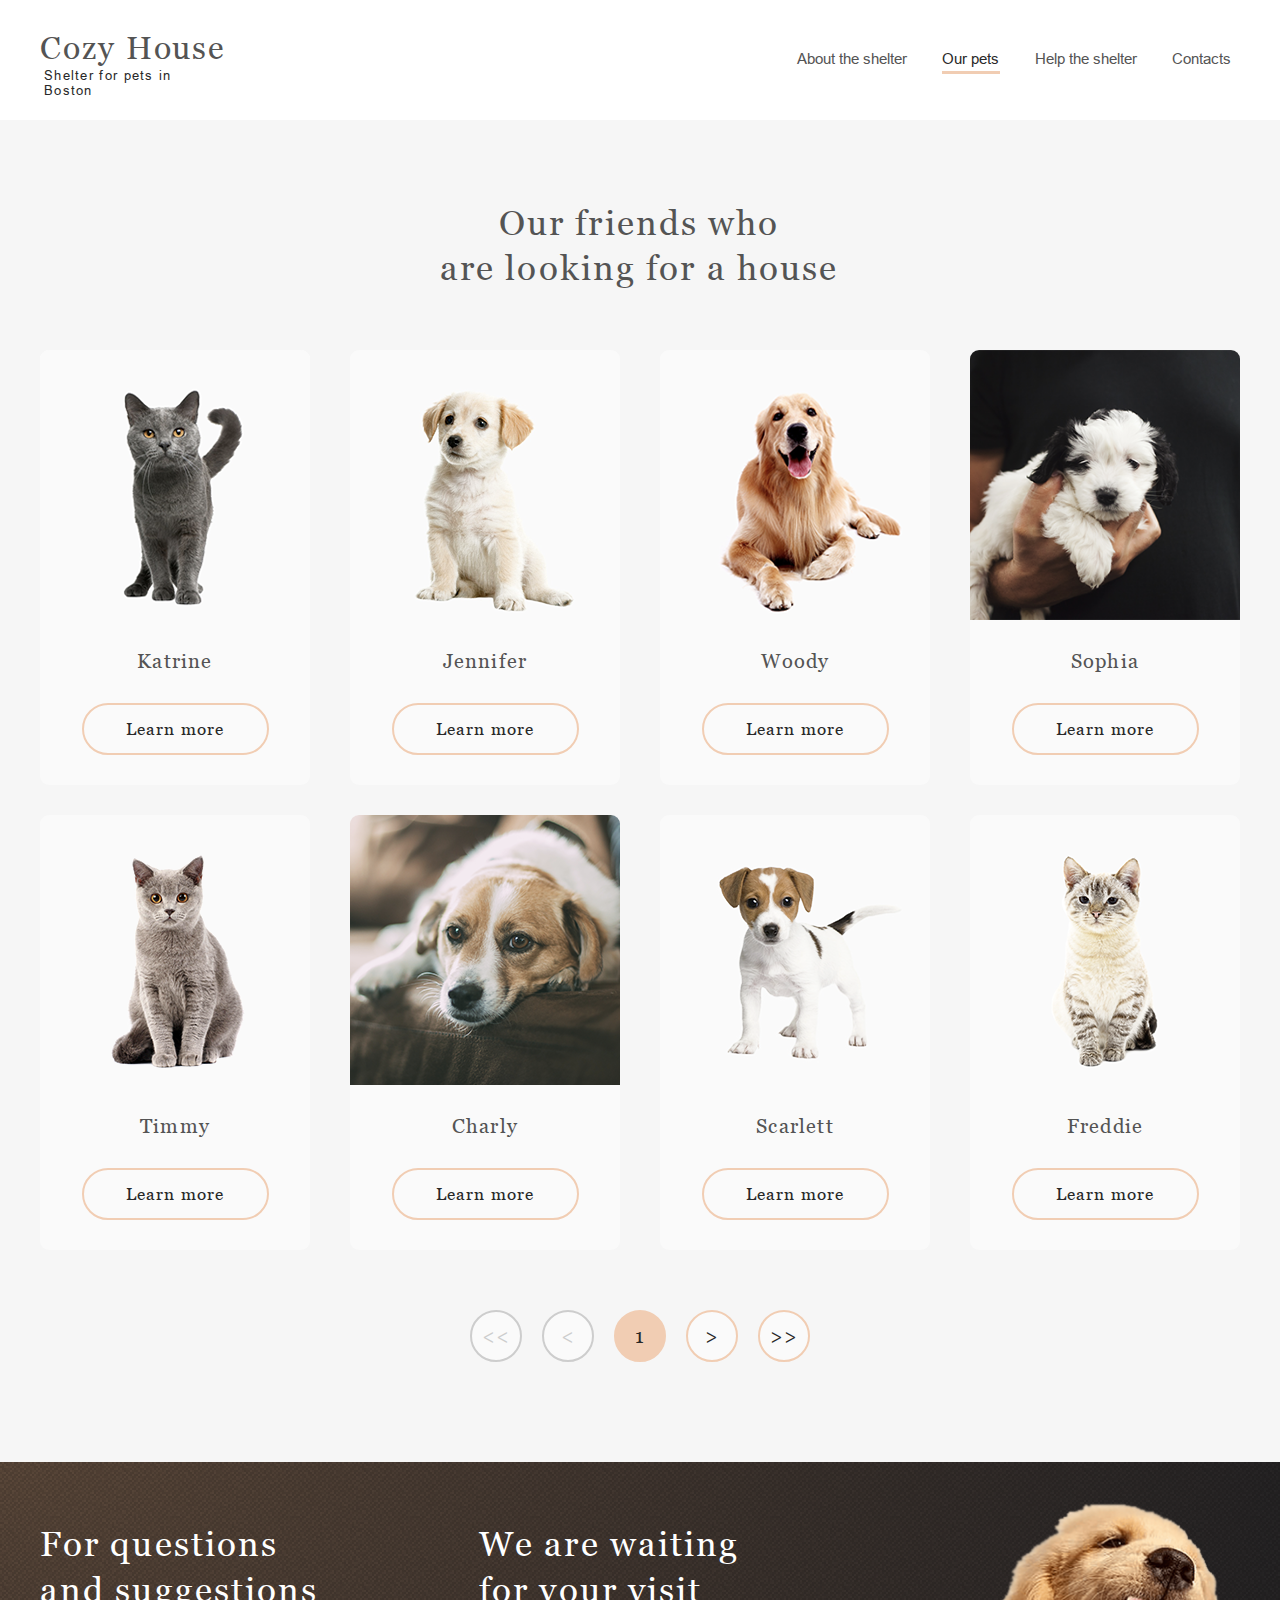
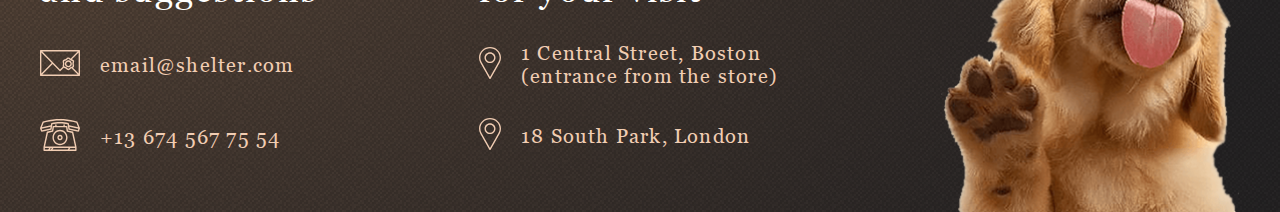
<file: pages/pets/pets.html>
<!DOCTYPE html>
<html lang="en">
    <head>
        <meta charset="UTF-8" />
        <meta http-equiv="X-UA-Compatible" content="IE=edge" />
        <meta name="viewport" content="width=device-width, initial-scale=1.0" />
        <link rel="stylesheet" href="./style.css" />
        <title>Shelter - Pets</title>
    </head>
    <body>
        <div class="container">
            <div class="header-wrapper">
                <div class="wrapper">
                    <header id="header">
                        <a href="../main/index.html" class="logo">
                            <h1>Cozy House</h1>
                            <p>Shelter for pets in Boston</p>
                        </a>
                        <div class="hamburger-menu">
                            <ul>
                              <li><hr /></li>
                              <li><hr /></li>
                              <li><hr /></li>
                            </ul>
                          </div>
                        <nav class="navbar">
                            <ul class="nav-links">
                                <li class="nav-link">
                                    <a href="../main/index.html">About the shelter</a>
                                </li>
                                <li class="nav-link">
                                    <a href="#">Our pets</a>
                                    <hr />
                                </li>
                                <li class="nav-link">
                                    <a href="../main/index.html#help">Help the shelter</a>
                                </li>
                                <li class="nav-link">
                                    <a href="#footer">Contacts</a>
                                </li>
                            </ul>
                        </nav>
                    </header>
                </div>
            </div>

            <section id="pets">
                <div class="wrapper">
                    <h3>
                        Our friends who <br />
                        are looking for a house
                    </h3>
                    <div class="pets-slider">
                        <div class="cards">
                            <div class="card">
                                <img
                                    src="../../assets/images/katrine.png"
                                    alt="pet Katrine"
                                />
                                <h4>Katrine</h4>
                                <button class="btn">
                                    <span>Learn more</span>
                                </button>
                            </div>
                            <div class="card">
                                <img
                                    src="../../assets/images/jennifer.png"
                                    alt="pet Jennifer"
                                />
                                <h4>Jennifer</h4>
                                <button class="btn">
                                    <span>Learn more</span>
                                </button>
                            </div>
                            <div class="card">
                                <img
                                    src="../../assets/images/woody.png"
                                    alt="pet Woody"
                                />
                                <h4>Woody</h4>
                                <button class="btn">
                                    <span>Learn more</span>
                                </button>
                            </div>
                            <div class="card">
                                <img
                                    src="../../assets/images/sophia.png"
                                    alt="pet Sophia"
                                />
                                <h4>Sophia</h4>
                                <button class="btn">
                                    <span>Learn more</span>
                                </button>
                            </div>
                            <div class="card">
                                <img
                                    src="../../assets/images/timmy.png"
                                    alt="pet Timmy"
                                />
                                <h4>Timmy</h4>
                                <button class="btn">
                                    <span>Learn more</span>
                                </button>
                            </div>
                            <div class="card">
                                <img
                                    src="../../assets/images/charly.png"
                                    alt="pet Charly"
                                />
                                <h4>Charly</h4>
                                <button class="btn">
                                    <span>Learn more</span>
                                </button>
                            </div>
                            <div class="card">
                                <img
                                    src="../../assets/images/scarlett.png"
                                    alt="pet Scarlett"
                                />
                                <h4>Scarlett</h4>
                                <button class="btn">
                                    <span>Learn more</span>
                                </button>
                            </div>
                            <div class="card">
                                <img
                                    src="../../assets/images/freddie.png"
                                    alt="pet Freddie"
                                />
                                <h4>Freddie</h4>
                                <button class="btn">
                                    <span>Learn more</span>
                                </button>
                            </div>
                        </div>
                    </div>
                    <div class="navigation">
                        <div class="pagination">
                            <button class="btn-first" disabled>
                                &lt;&lt;
                            </button>
                        </div>
                        <div class="pagination">
                            <button class="btn-prev" disabled>
                                &lt;
                            </button>
                        </div>
                        <div class="pagination">
                            <button class="btn-page">
                                <span>1</span>
                            </button>
                        </div>
                        <div class="pagination">
                            <button class="btn-next">
                                &gt;
                            </button>
                        </div>
                        <div class="pagination">
                            <button class="btn-last">
                                &gt;&gt;
                            </button>
                        </div>
                    </div>
                </div>
            </section>

            <footer id="footer">
                <div class="wrapper">
                    <div class="contact">
                        <h3>
                            For questions <br />
                            and suggestions
                        </h3>
                        <div class="contact-info">
                            <a href="mailto:email@shelter.com">
                                <svg
                                    width="40"
                                    height="26"
                                    viewBox="0 0 40 26"
                                    fill="none"
                                    xmlns="http://www.w3.org/2000/svg"
                                >
                                    <path
                                        d="M39.315 0H0.684964C0.5033 0 0.329077 0.0732456 0.200621 0.203625C0.0721657 0.334003 0 0.510836 0 0.695219V25.3048C0 25.4892 0.0721657 25.666 0.200621 25.7964C0.329077 25.9268 0.5033 26 0.684964 26H39.315C39.4967 26 39.6709 25.9268 39.7994 25.7964C39.9278 25.666 40 25.4892 40 25.3048V0.695219C40 0.510836 39.9278 0.334003 39.7994 0.203625C39.6709 0.0732456 39.4967 0 39.315 0ZM32.5774 15.0331C32.6846 15.5259 32.7954 16.0355 32.6513 16.2882C32.4966 16.5596 31.9966 16.7173 31.5131 16.8699C31.1316 16.9902 30.7373 17.1147 30.3857 17.3212C30.0461 17.5206 29.7523 17.8001 29.4683 18.0704C29.0772 18.4426 28.7079 18.794 28.374 18.794C28.04 18.794 27.6706 18.4425 27.2797 18.0704C26.9956 17.8001 26.7018 17.5205 26.3622 17.3212C26.0107 17.1147 25.6163 16.9903 25.2348 16.8699C24.7513 16.7173 24.2513 16.5596 24.0967 16.2882C23.9526 16.0355 24.0633 15.5259 24.1705 15.0331C24.2584 14.6285 24.3493 14.2103 24.3493 13.7821C24.3493 13.354 24.2584 12.9356 24.1705 12.5311C24.0633 12.0383 23.9526 11.5288 24.0967 11.2759C24.2513 11.0046 24.7513 10.8468 25.2348 10.6942C25.6163 10.5739 26.0107 10.4494 26.3622 10.243C26.7018 10.0435 26.9956 9.76403 27.2797 9.49373C27.6706 9.12165 28.04 8.77015 28.374 8.77015C28.7079 8.77015 29.0773 9.12165 29.4683 9.49373C29.7523 9.76403 30.0461 10.0435 30.3857 10.243C30.7373 10.4493 31.1316 10.5738 31.5131 10.6941C31.9966 10.8467 32.4966 11.0045 32.6512 11.2758C32.7954 11.5286 32.6846 12.0381 32.5774 12.5309C32.4895 12.9354 32.3986 13.3537 32.3986 13.7819C32.3986 14.2102 32.4895 14.6286 32.5774 15.0331ZM30.5975 8.66076C30.5345 8.60237 30.4705 8.54156 30.4053 8.47955C29.8904 7.98955 29.2497 7.3798 28.374 7.3798C27.4982 7.3798 26.8575 7.98955 26.3426 8.47955C26.1045 8.70609 25.8796 8.92013 25.6761 9.03961C25.4574 9.168 25.1518 9.26449 24.8281 9.36655C24.1276 9.58763 23.3336 9.8381 22.9109 10.5797C22.5001 11.3004 22.6768 12.1134 22.8328 12.8307C22.9081 13.1777 22.9794 13.5055 22.9794 13.7821C22.9794 14.0587 22.9081 14.3866 22.8328 14.7336C22.6975 15.3556 22.5473 16.0496 22.7775 16.693L19.9997 19.5464L2.32449 1.39044H37.6748L30.5975 8.66076ZM11.7007 13L1.36993 23.6116V2.38812L11.7007 13ZM12.6635 13.989L19.5124 21.0242C19.5761 21.0896 19.6519 21.1416 19.7356 21.177C19.8192 21.2125 19.9089 21.2308 19.9996 21.2308C20.0902 21.2308 20.18 21.2125 20.2636 21.177C20.3472 21.1416 20.4231 21.0896 20.4868 21.0242L23.6841 17.7398C24.044 17.9494 24.4495 18.0781 24.8281 18.1976C25.1518 18.2997 25.4575 18.3962 25.6761 18.5245C25.8796 18.644 26.1044 18.8581 26.3426 19.0846C26.8575 19.5746 27.4982 20.1844 28.374 20.1844C29.2496 20.1844 29.8904 19.5746 30.4053 19.0846C30.6434 18.858 30.8682 18.644 31.0718 18.5244C31.2043 18.4466 31.3691 18.3806 31.5502 18.3179L37.675 24.6094H2.32431L12.6635 13.989ZM32.9664 17.7946C33.3117 17.6108 33.6223 17.3612 33.8371 16.9846C34.2479 16.2639 34.0711 15.4508 33.9151 14.7336C33.8398 14.3866 33.7686 14.0587 33.7686 13.7821C33.7686 13.5055 33.8398 13.1777 33.9151 12.8307C34.0711 12.1134 34.2479 11.3005 33.837 10.5797C33.4142 9.8381 32.6203 9.58763 31.9197 9.36655L31.8559 9.34634L38.6301 2.38738V23.6122L32.9664 17.7946Z"
                                        fill="#F1CDB3"
                                    />
                                    <path
                                        d="M28.374 10.2424C26.451 10.2424 24.8865 11.8302 24.8865 13.782C24.8865 15.7337 26.451 17.3215 28.374 17.3215C30.297 17.3215 31.8614 15.7337 31.8614 13.782C31.8614 11.8302 30.2969 10.2424 28.374 10.2424ZM28.374 15.9311C27.2064 15.9311 26.2564 14.967 26.2564 13.782C26.2564 12.5969 27.2063 11.6328 28.374 11.6328C29.5416 11.6328 30.4915 12.5969 30.4915 13.782C30.4915 14.967 29.5415 15.9311 28.374 15.9311Z"
                                        fill="#F1CDB3"
                                    />
                                </svg>
                            </a>
                            <a href="mailto:email@shelter.com"
                                >email@shelter.com</a
                            >
                        </div>
                        <div class="contact-info">
                            <a href="mailto:email@shelter.com">
                                <svg
                                    width="40"
                                    height="32"
                                    viewBox="0 0 40 32"
                                    fill="none"
                                    xmlns="http://www.w3.org/2000/svg"
                                >
                                    <path
                                        d="M39.9461 8.89543L37.5102 2.9049C37.4685 2.80251 37.4043 2.71139 37.3226 2.63868C37.2408 2.56598 37.1437 2.51367 37.0389 2.48585L34.111 1.70799C25.5388 -0.569376 14.4609 -0.569281 5.88906 1.70799L2.96105 2.48585C2.85626 2.51367 2.75918 2.56598 2.67743 2.63868C2.59568 2.71139 2.53147 2.80251 2.48984 2.9049L0.0539764 8.89543C-0.0131281 9.06038 -0.0178273 9.24503 0.0407965 9.41333L1.01509 12.2089C1.07166 12.3713 1.18339 12.5075 1.32986 12.5925C1.47633 12.6775 1.64776 12.7056 1.8128 12.6717L11.0692 10.7747C11.2084 10.7462 11.3359 10.675 11.4348 10.5706C11.5337 10.4661 11.5993 10.3334 11.623 10.19L12.4245 5.32594C16.8365 4.18994 23.1635 4.18994 27.5753 5.32594L28.3769 10.19C28.4006 10.3335 28.4662 10.4663 28.5651 10.5707C28.664 10.6751 28.7915 10.7463 28.9307 10.7748L38.187 12.6718C38.3521 12.7056 38.5234 12.6774 38.6699 12.5924C38.8164 12.5075 38.9281 12.3714 38.9848 12.209L39.9592 9.41343C40.0178 9.2451 40.0131 9.06043 39.9461 8.89543ZM2.13193 11.1412L1.63183 9.70624L10.5973 7.78606L10.321 9.46295L2.13193 11.1412ZM11.6222 4.0568C11.4935 4.09314 11.3777 4.16636 11.2883 4.26784C11.1989 4.36933 11.1396 4.49486 11.1174 4.62969L10.848 6.26453L1.85991 8.1896L3.65015 3.78707L6.2409 3.09877C14.5991 0.878304 25.4007 0.878208 33.7593 3.09877L36.35 3.78707L38.1403 8.1896L29.1522 6.26453L28.8828 4.62969C28.8606 4.49487 28.8013 4.36936 28.7119 4.26788C28.6224 4.1664 28.5066 4.09318 28.378 4.0568C23.6016 2.70615 16.3984 2.70615 11.6222 4.0568ZM37.8681 11.1412L29.6792 9.46295L29.4028 7.78606L38.3682 9.70624L37.8681 11.1412Z"
                                        fill="#F1CDB3"
                                    />
                                    <path
                                        d="M33.2901 13.1186C33.261 12.9842 33.1948 12.8612 33.0995 12.7643C33.0041 12.6673 32.8836 12.6005 32.7522 12.5717L27.9776 11.526L27.3764 7.51395C27.351 7.34431 27.2672 7.18959 27.1401 7.07781C27.013 6.96603 26.851 6.90458 26.6835 6.90458H24.814V5.96398C24.814 5.56724 24.5002 5.2456 24.1129 5.2456C23.7257 5.2456 23.4119 5.56724 23.4119 5.96398V6.90458H16.5882V5.96398C16.5882 5.56724 16.2744 5.2456 15.8871 5.2456C15.4999 5.2456 15.1861 5.56724 15.1861 5.96398V6.90458H13.3166C13.1491 6.90458 12.9871 6.96603 12.86 7.07781C12.7329 7.18959 12.6491 7.34431 12.6237 7.51395L12.0224 11.526L7.24791 12.5717C7.11654 12.6005 6.996 12.6673 6.90063 12.7643C6.80527 12.8612 6.73908 12.9842 6.70996 13.1186L3.46796 28.0878C3.45692 28.1389 3.45134 28.1911 3.45132 28.2434V31.2816C3.45132 31.4721 3.52519 31.6549 3.65666 31.7896C3.78814 31.9243 3.96645 32 4.15239 32H35.8477C36.0336 32 36.212 31.9243 36.3434 31.7896C36.4749 31.6549 36.5488 31.4721 36.5488 31.2816V28.2434C36.5488 28.1911 36.5432 28.1389 36.5321 28.0878L33.2901 13.1186ZM7.98131 13.8802L12.7885 12.8273C12.9276 12.7968 13.0544 12.7238 13.152 12.6178C13.2496 12.5118 13.3134 12.3779 13.335 12.2338L13.9183 8.34134H26.0819L26.6651 12.2338C26.6867 12.3779 26.7505 12.5118 26.8481 12.6178C26.9457 12.7238 27.0725 12.7968 27.2115 12.8273L32.0189 13.8802L34.9741 27.5251H5.0261L7.98131 13.8802ZM11.7966 28.9618L10.8935 30.5632H9.82782L10.7309 28.9618H11.7966ZM13.416 28.9618H28.6721L27.769 30.5632H12.513L13.416 28.9618ZM4.85345 28.9618H9.11142L8.20836 30.5632H4.85345V28.9618ZM29.3885 30.5632L30.2916 28.9618H35.1466V30.5632H29.3885Z"
                                        fill="#F1CDB3"
                                    />
                                    <path
                                        d="M20 26.1606C24.1492 26.1606 27.5248 22.7016 27.5248 18.45C27.5248 14.1983 24.1492 10.7393 20 10.7393C15.8509 10.7393 12.4753 14.1983 12.4753 18.45C12.4753 22.7016 15.8509 26.1606 20 26.1606ZM20 12.1761C23.3761 12.1761 26.1227 14.9905 26.1227 18.45C26.1227 21.9094 23.3761 24.7238 20 24.7238C16.624 24.7238 13.8774 21.9094 13.8774 18.45C13.8774 14.9905 16.624 12.1761 20 12.1761Z"
                                        fill="#F1CDB3"
                                    />
                                    <path
                                        d="M20 21.1847C21.4717 21.1847 22.6691 19.9578 22.6691 18.4497C22.6691 16.9416 21.4717 15.7147 20 15.7147C18.5283 15.7147 17.3309 16.9416 17.3309 18.4497C17.3309 19.9578 18.5283 21.1847 20 21.1847ZM20 17.1514C20.6987 17.1514 21.267 17.7338 21.267 18.4497C21.267 19.1656 20.6987 19.7479 20 19.7479C19.3014 19.7479 18.733 19.1656 18.733 18.4497C18.733 17.7339 19.3014 17.1514 20 17.1514Z"
                                        fill="#F1CDB3"
                                    />
                                </svg>
                            </a>
                            <a href="tel:+136745677554">+13 674 567 75 54</a>
                        </div>
                    </div>
                    <div class="location">
                        <h3>We are waiting for your visit</h3>
                        <div class="location-info">
                            <div class="location-icon">
                                <a
                                    href="https://goo.gl/maps/Bd3n5i351RtZPrKw7"
                                    target="_blank"
                                >
                                    <svg
                                        width="22"
                                        height="32"
                                        viewBox="0 0 22 32"
                                        fill="none"
                                        xmlns="http://www.w3.org/2000/svg"
                                    >
                                        <path
                                            d="M11 0C4.93475 0 3.05176e-05 4.78519 3.05176e-05 10.6667C3.05176e-05 12.4323 0.455262 14.1829 1.32067 15.7357L10.3985 31.6562C10.5193 31.8685 10.7496 32 11 32C11.2504 32 11.4807 31.8685 11.6016 31.6562L20.6827 15.7304C21.5448 14.1829 22 12.4323 22 10.6666C22 4.78519 17.0653 0 11 0ZM19.4762 15.0905L11 29.9557L2.52717 15.0964C1.7732 13.7435 1.37507 12.2116 1.37507 10.6667C1.37507 5.52019 5.69278 1.33337 11 1.33337C16.3073 1.33337 20.625 5.52025 20.625 10.6667C20.625 12.2116 20.2269 13.7435 19.4762 15.0905Z"
                                            fill="#F1CDB3"
                                        />
                                        <path
                                            d="M11 5.33329C7.9674 5.33329 5.50008 7.72585 5.50008 10.6666C5.50008 13.6074 7.9674 16 11 16C14.0327 16 16.5 13.6074 16.5 10.6667C16.5 7.72592 14.0327 5.33329 11 5.33329ZM11 14.6667C8.72537 14.6667 6.87505 12.8724 6.87505 10.6667C6.87505 8.46092 8.72537 6.66667 11 6.66667C13.2747 6.66667 15.125 8.46092 15.125 10.6667C15.125 12.8724 13.2747 14.6667 11 14.6667Z"
                                            fill="#F1CDB3"
                                        />
                                    </svg>
                                </a>
                            </div>

                            <p>
                                <a
                                    href="https://goo.gl/maps/Bd3n5i351RtZPrKw7"
                                    target="_blank"
                                >
                                    1 Central Street, Boston (entrance from the
                                    store)
                                </a>
                            </p>
                        </div>
                        <div class="location-info">
                            <div class="location-icon">
                                <a
                                    href="https://goo.gl/maps/VrPAEkpXgNaPeyWE6"
                                    target="_blank"
                                >
                                    <svg
                                        width="22"
                                        height="32"
                                        viewBox="0 0 22 32"
                                        fill="none"
                                        xmlns="http://www.w3.org/2000/svg"
                                    >
                                        <path
                                            d="M11 0C4.93475 0 3.05176e-05 4.78519 3.05176e-05 10.6667C3.05176e-05 12.4323 0.455262 14.1829 1.32067 15.7357L10.3985 31.6562C10.5193 31.8685 10.7496 32 11 32C11.2504 32 11.4807 31.8685 11.6016 31.6562L20.6827 15.7304C21.5448 14.1829 22 12.4323 22 10.6666C22 4.78519 17.0653 0 11 0ZM19.4762 15.0905L11 29.9557L2.52717 15.0964C1.7732 13.7435 1.37507 12.2116 1.37507 10.6667C1.37507 5.52019 5.69278 1.33337 11 1.33337C16.3073 1.33337 20.625 5.52025 20.625 10.6667C20.625 12.2116 20.2269 13.7435 19.4762 15.0905Z"
                                            fill="#F1CDB3"
                                        />
                                        <path
                                            d="M11 5.33329C7.9674 5.33329 5.50008 7.72585 5.50008 10.6666C5.50008 13.6074 7.9674 16 11 16C14.0327 16 16.5 13.6074 16.5 10.6667C16.5 7.72592 14.0327 5.33329 11 5.33329ZM11 14.6667C8.72537 14.6667 6.87505 12.8724 6.87505 10.6667C6.87505 8.46092 8.72537 6.66667 11 6.66667C13.2747 6.66667 15.125 8.46092 15.125 10.6667C15.125 12.8724 13.2747 14.6667 11 14.6667Z"
                                            fill="#F1CDB3"
                                        />
                                    </svg>
                                </a>
                            </div>

                            <p>
                                <a
                                    href="https://goo.gl/maps/VrPAEkpXgNaPeyWE6"
                                    target="_blank"
                                >
                                    18 South Park, London
                                </a>
                            </p>
                        </div>
                    </div>
                    <div class="footer-img">
                        <img
                            src="../../assets/images/footer-puppy.png"
                            alt="puppy image"
                        />
                    </div>
                </div>
            </footer>

            <script src="script.js"></script>
        </div>
    </body>
</html>
</file>
<file: pages/main/style.css>
* {
  margin: 0;
  padding: 0;
  box-sizing: border-box;
}

html {
  scroll-behavior: smooth;
}

@font-face {
  font-family: 'Georgia';
  src: url('../../assets/fonts/georgia.ttf');
}

@font-face {
  font-family: 'Arial';
  src: url('../../assets/fonts/arial.ttf');
}

body {
  display: flex;
  flex-direction: column;
  align-items: center;
  overflow-x: hidden;
  overflow-y: scroll;
  height: auto;
  margin: 0;
  position: relative;
}

body.only-nav {
  height: 100vh;
  overflow: hidden;
}

.has-modal {
  overflow: hidden;
}

.container,
section {
  width: 100vw;
  display: flex;
  flex-direction: column;
  align-items: center;
}

.wrapper {
  width: 1200px;
  overflow: hidden;
}

#start {
  height: 908px;
  background: url('../../assets/images/start-screen-gradient-background.png'),
    radial-gradient(100% 215.42% at 0% 0%, #5b483a 0%, #262425 100%), #211f20;
}

.hero {
  display: flex;
  height: 728px;
}

.hero-left {
  width: 460px;
  height: 322px;
  margin-top: 163px;
  margin-right: 42px;
  display: flex;
  flex-direction: column;
  gap: 42px;
}

.hero-left h2 {
  width: 310px;
  height: 114px;
  font-family: 'Georgia';
  font-style: normal;
  font-weight: 400;
  font-size: 44px;
  line-height: 130%;
  display: flex;
  align-items: center;
  color: #ffffff;
}

.hero-left p {
  width: 460px;
  height: 72px;
  font-family: 'Arial';
  font-style: normal;
  font-weight: 400;
  font-size: 15px;
  line-height: 160%;
  display: flex;
  align-items: center;
  color: #cdcdcd;
}

.btn {
  display: flex;
  flex-direction: column;
  align-items: center;
  justify-content: center;
  background: #f1cdb3;
  border-radius: 100px;
  padding: 15px 45px;
  height: 52px;
  font-family: 'Georgia';
  font-style: normal;
  font-weight: 400;
  font-size: 17px;
  line-height: 130%;
  letter-spacing: 0.06em;
  color: #292929;
  text-decoration: none;
}

.hero-left .btn {
  width: 208px;
}

.hero-left .btn:hover {
  background: #f4b98f;
}

header {
  width: 1200px;
  height: 60px;
  margin-top: 60px;
  margin-bottom: 60px;
  display: flex;
  justify-content: space-between;
  align-items: center;
}

.logo {
  width: 186px;
  height: 60px;
}

.logo h1 {
  width: 186px;
  height: 35px;
  font-family: 'Georgia';
  font-style: normal;
  font-weight: 400;
  font-size: 32px;
  line-height: 110%;
  display: flex;
  align-items: center;
  letter-spacing: 0.06em;
  color: #f1cdb3;
}

.logo {
  text-decoration: none;
}

.logo p {
  width: 180px;
  margin-top: 10px;
  margin-left: 4px;
  height: 15px;
  font-family: 'Arial';
  font-style: normal;
  font-weight: 400;
  font-size: 13px;
  line-height: 15px;
  display: flex;
  align-items: center;
  letter-spacing: 0.1em;
  color: #ffffff;
}

.navbar {
  width: 443px;
  height: 27px;
  display: flex;
  align-items: center;
}

.nav-links {
  display: flex;
  gap: 35px;
  list-style: none;
}

.nav-links hr {
  height: 3px;
  width: 114px;
  background: #f1cdb3;
}

.nav-link a {
  text-decoration: none;
  font-family: 'Arial';
  font-style: normal;
  font-weight: 400;
  font-size: 15px;
  line-height: 160%;
  color: #cdcdcd;
}

.nav-links a:hover {
  color: #f1cdb3;
}

.nav-links li:first-child a {
  font-family: 'Arial';
  font-style: normal;
  font-weight: 400;
  font-size: 15px;
  line-height: 160%;
  color: #fafafa;
}

#about {
  height: 588px;
  background: #fff;
}

#about .wrapper {
  height: 100%;
  padding-top: 80px;
  padding-bottom: 100px;
  display: flex;
  align-items: center;
  justify-content: center;
  gap: 120px;
}

.about-left {
  height: 408px;
}

.about-right {
  width: 430px;
  height: 380px;
  display: flex;
  flex-direction: column;
  gap: 25px;
}

.about-right h3 {
  width: 370px;
  height: 90px;
}

.about-right p {
  font-family: 'Arial';
  font-style: normal;
  font-weight: 400;
  font-size: 15px;
  line-height: 160%;
  color: #4c4c4c;
}

h3 {
  font-family: 'Georgia';
  font-style: normal;
  font-weight: 400;
  font-size: 35px;
  line-height: 130%;
  display: flex;
  align-items: center;
  letter-spacing: 0.06em;
  color: #545454;
}

#pets {
  height: 877px;
  background: #f6f6f6;
}

#pets .wrapper {
  padding-top: 80px;
  padding-bottom: 100px;
  display: flex;
  flex-direction: column;
  align-items: center;
  gap: 60px;
}

#pets .wrapper a:hover {
  background-color: #f4b98f;
}

#pets h3 {
  width: 400px;
  height: 90px;
  text-align: center;
}

.pets-slider {
  height: 435px;
  display: flex;
  align-items: center;
  gap: 53px;
}

.cards {
  display: flex;
  gap: 90px;
  transition: all 0.5s ease;
}

.cards.slide-left {
  transform: translate(-100vw);
}

.cards.slide-left-from-right {
  transform: translate(100vw);
}

.cards.slide-right {
  transform: translate(100vw);
}

.cards.slide-right-from-left {
  transform: translate(-100vw);
}

.card {
  background: #fafafa;
  border-radius: 9px;
  width: 270px;
  height: 435px;
  display: flex;
  flex-direction: column;
  align-items: center;
  gap: 30px;
  cursor: pointer;
}

.card:hover {
  background-color: #fff;
}

.card:hover button {
  background-color: #f1cdb3;
}

.card img {
  object-fit: cover;
  width: 270px;
  height: 270px;
  border-radius: 9px 9px 0px 0px;
}

.card h4 {
  font-family: 'Georgia';
  font-style: normal;
  font-weight: 400;
  font-size: 20px;
  line-height: 23px;
  display: flex;
  align-items: center;
  text-align: center;
  letter-spacing: 0.06em;
  color: #545454;
}

.card button {
  border: 2px solid #f1cdb3;
  border-radius: 100px;
  background-color: #fafafa;
  cursor: pointer;
}

.arrow {
  z-index: 1111;
}

.arrow button {
  background: #fafafa;
  width: 52px;
  height: 52px;
  padding: 0;
  border: 2px solid #f1cdb3;
  box-sizing: border-box;
  border-radius: 50%;
  cursor: pointer;
}

.arrow button:hover {
  background: #f1cdb3;
}

#help {
  height: 611px;
}

#help .wrapper {
  height: 100%;
  padding-top: 80px;
  padding-bottom: 100px;
  display: flex;
  flex-direction: column;
  align-items: center;
  gap: 55px;
  text-align: center;
}

.list {
  width: 1026px;
  height: 281px;
  display: flex;
  flex-wrap: wrap;
  gap: 119px;
  align-items: center;
  justify-content: center;
}

.list h4,
.credit-card h4 {
  font-family: 'Georgia';
  font-style: normal;
  font-weight: 400;
  font-size: 20px;
  line-height: 115%;
  display: flex;
  align-items: center;
  text-align: center;
  letter-spacing: 0.06em;
  color: #545454;
}

.list .item {
  height: 113px;
  display: flex;
  flex-direction: column;
  align-items: center;
  gap: 30px;
}

.item:nth-child(6),
.item:nth-child(7),
.item:nth-child(8),
.item:nth-child(9) {
  margin-top: -60px;
}

.list .item img {
  height: 60px;
  max-width: 60px;
}

#donation {
  height: 462px;
  background: #f6f6f6;
}

#donation .wrapper {
  height: 100%;
  padding-top: 80px;
  padding-bottom: 100px;
  width: 915px;
  display: flex;
  gap: 30px;
}

.donation-left img {
  margin: 11px 0 10px 0;
}

.donation-right {
  width: 380px;
  height: 282px;
  display: flex;
  flex-direction: column;
  gap: 20px;
}

.donation-right h5 {
  font-family: 'Georgia';
  font-style: normal;
  font-weight: 400;
  font-size: 15px;
  line-height: 110%;
  display: flex;
  align-items: center;
  letter-spacing: 0.06em;
  color: #545454;
}

.donation-right p {
  font-family: 'Arial';
  font-style: italic;
  font-weight: 400;
  font-size: 12px;
  line-height: 18px;
  display: flex;
  align-items: center;
  color: #b2b2b2;
}

.credit-card {
  width: 350px;
  height: 43px;
  background: #f1cdb3;
  padding: 0 15px;
  border-radius: 9px;
  display: flex;
  align-items: center;
  gap: 15px;
}

.credit-card h4 a {
  cursor: pointer;
  text-decoration: none;
  color: #545454;
}

.credit-card h4 a:hover {
  color: #232323;
}

#footer {
  width: 100vw;
  height: 350px;
  background: url('../../assets/images/footer-gradient-background.png'),
    radial-gradient(100% 215.42% at 0% 0%, #5b483a 0%, #262425 100%), #211f20;
  display: flex;
  flex-direction: column;
  align-items: center;
  overflow: hidden;
}

#footer .wrapper {
  height: 100%;
  padding-top: 40px;
  display: flex;
  gap: 160px;
}

#footer a {
  text-decoration: none;
}

.contact,
.location {
  margin-top: 19px;
  height: 234px;
  display: flex;
  flex-direction: column;
}

.contact {
  width: 280px;
  gap: 42px;
}

.contact div:nth-child(2) a:first-child {
  height: 26px;
}

.contact div:nth-child(3) a:first-child {
  height: 32px;
}

.location-icon,
.location-icon a {
  height: 32px;
}

.location {
  width: 302px;
  gap: 33px;
}

.contact h3,
.location h3 {
  color: #fff;
}

.contact .contact-info:first-child {
  width: 251px;
  height: 32px;
}

.contact .contact-info:last-child {
  width: 240px;
  height: 32px;
}

.location-info,
.contact-info {
  display: flex;
  gap: 20px;
  align-items: center;
}

.location-info a,
.location-info p,
.contact-info a {
  font-family: 'Georgia';
  font-style: normal;
  font-weight: 400;
  font-size: 20px;
  line-height: 115%;
  letter-spacing: 0.06em;
  color: #f1cdb3;
}

.location-info a:hover,
.contact-info a:hover {
  color: #fff;
}

.location-info svg {
  width: 22px;
  height: 32px;
}

.footer-img img {
  width: 300px;
  height: 310px;
}

.hamburger-menu {
  display: none;
  width: 32px;
  height: 22px;
}

.hamburger-menu ul {
  width: 32px;
  height: 22px;
  display: flex;
  flex-direction: column;
  justify-content: space-between;
  list-style: none;
}

.hamburger-menu ul li {
  display: flex;
  align-items: center;
}

.hamburger-menu hr {
  width: 30px;
  height: 2px;
  background-color: #f1cdb3;
  border: none;
}

#modal-window {
  position: fixed;
  width: 100vw;
  height: 100vh;
  background: rgba(41, 41, 41, 0.6);
  display: flex;
  justify-content: center;
  align-items: center;
  z-index: 11111;
}

#modal-window:hover .modal-close {
  background-color: #f1cdb3;
}

#modal-window.notHoveredOver .modal-close {
  background-color: transparent;
}

.modal-box {
  position: relative;
  -webkit-animation-name: animatetop;
  -webkit-animation-duration: 0.4s;
  animation-name: animatetop;
  animation-duration: 0.4s;
}

#modal-content {
  position: relative;
  display: flex;
  background: #fafafa;
  border-radius: 9px;
  width: 900px;
  height: 500px;
}

#modal-content:hover {
  box-shadow: 0px 2px 35px 14px rgba(13, 13, 13, 0.04);
}

#modal-content img {
  object-fit: cover;
  width: 500px;
  height: 500px;
  border-radius: 9px 0px 0px 9px;
}

.modal-text {
  display: flex;
  flex-direction: column;
  justify-content: center;
  padding: 20px;
}

.modal-text h3 {
  color: #000;
  margin-bottom: 10px;
}

.modal-text h4 {
  font-family: 'Georgia';
  font-style: normal;
  font-weight: 400;
  font-size: 20px;
  line-height: 115%;
  letter-spacing: 0.06em;
  color: #000000;
  margin-bottom: 40px;
}

.modal-text p {
  font-family: 'Georgia';
  font-style: normal;
  font-weight: 400;
  font-size: 15px;
  line-height: 110%;
  letter-spacing: 0.06em;
  color: #000000;
  width: 350px;
  margin-bottom: 40px;
}

.modal-text ul {
  display: flex;
  flex-direction: column;
  gap: 10px;
}

.modal-text ul li {
  display: flex;
  align-items: center;
  gap: 10px;
}

.modal-text ul li .dot {
  display: inline-block;
  width: 4px;
  height: 4px;
  border-radius: 50%;
  background: #f1cdb3;
}

.modal-close {
  cursor: pointer;
  position: absolute;
  width: 52px;
  height: 52px;
  border: 2px solid #f1cdb3;
  border-radius: 100px;
  display: flex;
  justify-content: center;
  align-items: center;
  top: -48px;
  right: -48px;
}

.modal-close:hover {
  background-color: #f1cdb3;
}

.modal-close span {
  font-weight: bold;
  font-size: 28px;
  color: #292929;
}

@-webkit-keyframes animatetop {
  from {
    top: -300px;
    opacity: 0;
  }
  to {
    top: 0;
    opacity: 1;
  }
}

@keyframes animatetop {
  from {
    top: -300px;
    opacity: 0;
  }
  to {
    top: 0;
    opacity: 1;
  }
}

@media (min-width: 768px) and (max-width: 1279.7px) {
  .container,
  section,
  #footer {
    min-width: 768px;
    max-width: 100vw;
  }

  #start {
    height: 1165px;
  }

  .wrapper {
    width: 708px;
    height: 1165px;
  }

  header {
    width: 708px;
    margin: 30px 0;
  }

  .hero {
    height: 1015px;
    flex-wrap: wrap;
    justify-content: center;
  }

  .hero-left {
    margin: 30px;
  }

  .hero-left a {
    align-self: center;
  }

  .hero-right {
    margin-top: 70px;
    height: 593px;
  }

  .hero-right img {
    width: 569px;
    height: 593px;
    margin-left: 150px;
  }

  #about {
    height: 1048px;
  }

  #about .wrapper {
    flex-wrap: wrap;
    gap: 80px;
  }

  .about-left {
    order: 1;
  }

  .pets-slider {
    gap: 12px;
  }

  .cards {
    gap: 40px;
  }

  .cards .card:last-child {
    display: none;
  }

  #help {
    height: 779px;
  }

  .list {
    display: flex;
    flex-wrap: wrap;
    gap: 60px;
    width: 630px;
    height: 449px;
  }

  .list .item {
    width: 170px;
    margin-top: 0;
  }

  .item:nth-child(4),
  .item:nth-child(5),
  .item:nth-child(6),
  .item:nth-child(7),
  .item:nth-child(8),
  .item:nth-child(9) {
    margin-top: -5px;
  }

  #donation {
    height: 783px;
  }

  #donation .wrapper {
    width: 708px;
    height: 783px;
    display: flex;
    flex-direction: column;
    align-items: center;
    gap: 60px;
  }

  .donation-left {
    height: 261px;
    order: 1;
  }

  .donation-left img {
    margin: 0;
  }

  #footer {
    height: 639px;
  }

  #footer .wrapper {
    flex-wrap: wrap;
    justify-content: center;
    gap: 60px;
    padding-top: 30px;
  }

  .contact,
  .location {
    margin: 0;
  }

  .footer-img {
    height: 310px;
  }

  #modal-content {
    width: 630px;
    height: 350px;
  }

  #modal-content img {
    width: 350px;
    height: 350px;
  }

  .modal-text {
    padding: 5px;
  }

  .modal-text h3 {
    margin-bottom: 8px;
  }

  .modal-text h4 {
    margin-bottom: 15px;
  }

  .modal-text p {
    width: 260px;
    margin-bottom: 15px;
  }

  .modal-text ul {
    gap: 3px;
  }
}

@media (min-width: 300px) and (max-width: 767.7px) {
  .container,
  section,
  #footer {
    min-width: 320px;
    max-width: 100vw;
  }

  #start {
    position: relative;
    height: 823px;
  }

  #start .wrapper {
    width: 320px;
    height: 823px;
  }

  header {
    width: 100%;
    display: flex;
    flex-wrap: wrap;
    justify-content: space-between;
    margin: 30px 0 60px 0;
  }

  .logo {
    margin: 0 3%;
    z-index: 1111111111;
  }

  .navbar {
    position: absolute;
    top: 0;
    width: 100vw;
    height: 100vh;
    z-index: 11111;
    justify-content: flex-end;
    overflow: hidden;
  }

  .nav-links {
    transform: translate(320px);
    background-color: #211f20;
    width: 320px;
    height: 100vh;
    padding: 248px 10px 10px;
    flex-direction: column;
    gap: 40px;
    align-items: center;
    transition: transform 0.5s ease;
  }

  .nav-links li.nav-link a {
    font-size: 32px;
  }

  .nav-links li.nav-link hr {
    width: 243px;
  }

  .hamburger-menu {
    margin-right: 52px;
    display: block;
    z-index: 11111111;
    transition: all 0.5s ease;
  }

  #header.mobile {
    overflow: hidden;
    padding-top: 60px;
  }

  #header.mobile .logo {
    position: absolute;
    margin: 0;
    right: 124.5px;
    top: 30px;
    transition: margin 0.5s ease;
  }

  #header.mobile .hamburger-menu {
    position: absolute;
    right: 2px;
    top: 49px;
    transition: all 0.5s ease;
    transform: rotate(90deg);
  }

  #header.mobile .navbar {
    display: flex;
    background: rgba(41, 41, 41, 0.6);
  }

  #header.mobile .nav-links {
    transform: translate(-0px);
    transition: transform 0.5s ease;
  }

  .hero {
    height: 673px;
    flex-wrap: wrap;
    justify-content: center;
  }

  .hero-left {
    margin: 0;
    text-align: center;
    width: 300px;
    height: 296px;
  }

  .hero-left a {
    align-self: center;
  }

  .hero-left h2 {
    width: 300px;
    height: 64px;
    padding: 0 20px;
    font-size: 25px;
    line-height: 130%;
    letter-spacing: 0.06em;
  }

  .hero-left p {
    height: 96px;
    width: 300px;
  }

  .hero-right,
  .hero-right img {
    margin: 0;
    width: 260px;
    height: 271.77px;
  }

  .hero-right {
    margin-top: 105px;
  }

  .hero-right img {
    margin-left: 20px;
  }

  #about {
    height: 974px;
  }

  #about .wrapper {
    height: 890px;
    width: 300px;
    margin-top: 42px;
    padding: 0;
    flex-wrap: wrap;
    justify-content: center;
    align-items: center;
    gap: 42px;
  }

  .about-left {
    width: 260px;
    height: 353.6px;
    order: 1;
  }

  .about-left img {
    width: 100%;
  }

  .about-right {
    justify-content: center;
    align-items: center;
    width: 300px;
    height: 490px;
  }

  .about-right h3 {
    width: 300px;
  }

  h3 {
    width: 300px;
    padding: 0 20px;
    text-align: center;
    font-size: 25px;
  }

  .about-right p {
    text-align: justify;
    width: 270px;
  }

  #pets {
    height: 791px;
    padding-top: 42px;
  }

  #pets .wrapper {
    width: 300px;
    padding: 0;
    height: 707px;
    gap: 42px;
  }

  #pets .wrapper h3 {
    justify-content: center;
    padding: 0;
    width: 300px;
  }

  .pets-slider {
    width: 270px;
    height: 507px;
    flex-wrap: wrap;
    gap: 0;
  }

  .pets-slider div.arrow:first-child {
    order: 1;
    padding-left: 43px;
  }

  .pets-slider div.arrow:last-child {
    order: 2;
    padding-left: 80px;
  }

  .cards {
    margin-bottom: 20px;
    justify-content: center;
  }

  .cards .card:nth-child(2) {
    display: none;
  }

  .cards .card:last-child {
    display: none;
  }

  #help {
    height: 745px;
    padding-top: 42px;
  }

  #help .wrapper {
    width: 300px;
    gap: 42px;
    padding: 0;
  }

  #help .wrapper h3 {
    display: flex;
    justify-content: center;
  }

  .list {
    display: flex;
    flex-wrap: wrap;
    justify-content: left;
    gap: 30px;
    width: 290px;
    height: 555px;
  }

  .list h4 {
    font-size: 15px;
  }

  .list .item {
    width: 130px;
    height: 87px;
    margin-top: 0;
    gap: 20px;
  }

  .list .item img {
    max-width: 50px;
    height: 50px;
  }

  #donation {
    height: 542.2px;
    padding-top: 42px;
  }

  #donation .wrapper {
    padding: 0;
    width: 300px;
    height: auto;
    display: flex;
    flex-direction: column;
    align-items: center;
    gap: 42px;
  }

  .donation-left {
    width: 260px;
    height: 135.2px;
    order: 1;
  }

  .donation-left img {
    width: 100%;
    margin: 0;
  }

  .donation-right {
    width: 300px;
    align-items: center;
  }

  .donation-right h3 {
    justify-content: center;
  }

  .donation-right p {
    width: 280px;
    text-align: justify;
  }

  .donation-right h5 {
    width: 273px;
    line-height: 160%;
    letter-spacing: normal;
  }

  .credit-card {
    width: 281px;
    height: 43px;
  }

  .credit-card h4 {
    height: 17px;
    font-size: 15px;
    line-height: 110%;
  }

  #footer {
    height: 809px;
  }

  #footer .wrapper {
    width: 300px;
    flex-wrap: wrap;
    justify-content: center;
    gap: 40px;
    padding-top: 30px;
  }

  .contact {
    gap: 42px;
    margin: 0;
  }

  .location {
    gap: 40px;
    margin: 0;
  }

  .contact {
    width: 278px;
    height: 208px;
    align-items: center;
  }

  .location {
    width: 300px;
    height: 222px;
  }

  .contact h3 {
    padding: 0;
    justify-content: center;
  }

  .contact h3 br {
    display: none;
  }

  .footer-img {
    width: 260px;
    height: 269px;
  }

  .footer-img img {
    width: 100%;
    height: 100%;
  }

  #modal-content {
    width: 260px;
    height: 385px;
  }

  #modal-content img {
    display: none;
  }

  .modal-text {
    width: 260px;
    padding: 5px;
    align-items: center;
  }

  .modal-text h3 {
    font-size: 35px;
    padding: 0;
    text-align: center;
    width: unset;
    margin-bottom: 8px;
  }

  .modal-text h4 {
    width: unset;
    font-size: 18px;
    margin-bottom: 15px;
  }

  .modal-text p {
    width: 220px;
    margin-bottom: 15px;
  }

  .modal-text ul {
    align-self: flex-start;
    gap: 3px;
    margin-left: 10px;
  }

  .modal-close {
    top: -52px;
    right: -25px;
  }
}
</file>
<file: pages/pets/style.css>
* {
  margin: 0;
  padding: 0;
  box-sizing: border-box;
}

html {
  scroll-behavior: smooth;
}

@font-face {
  font-family: 'Georgia';
  src: url('../../assets/fonts/georgia.ttf');
}

@font-face {
  font-family: 'Arial';
  src: url('../../assets/fonts/arial.ttf');
}

body {
  display: flex;
  flex-direction: column;
  align-items: center;
  overflow-y: scroll;
  overflow-x: hidden;
  height: auto;
  position: relative;
}

body.only-nav {
  height: 100vh;
  overflow: hidden;
}

.has-modal {
  overflow: hidden;
}

.container,
section {
  width: 100vw;
  display: flex;
  flex-direction: column;
  align-items: center;
}

.wrapper {
  width: 1200px;
  overflow: hidden;
}

.header-wrapper {
  width: 100vw;
  display: flex;
  justify-content: center;
  position: fixed;
  background-color: #fff;
  z-index: 1111;
}

header {
  width: 1200px;
  height: 60px;
  margin-top: 30px;
  margin-bottom: 30px;
  display: flex;
  justify-content: space-between;
  align-items: center;
}

.logo {
  width: 186px;
  height: 60px;
}

.logo h1 {
  width: 186px;
  height: 35px;
  font-family: 'Georgia';
  font-style: normal;
  font-weight: 400;
  font-size: 32px;
  line-height: 110%;
  display: flex;
  align-items: center;
  letter-spacing: 0.06em;
  color: #545454;
}

.logo {
  text-decoration: none;
}

.logo p {
  width: 180px;
  margin-top: 10px;
  margin-left: 4px;
  height: 15px;
  font-family: 'Arial';
  font-style: normal;
  font-weight: 400;
  font-size: 13px;
  line-height: 15px;
  display: flex;
  align-items: center;
  letter-spacing: 0.1em;
  color: #292929;
}

.navbar {
  width: 443px;
  height: 27px;
  display: flex;
  align-items: center;
}

.nav-links {
  display: flex;
  gap: 35px;
  list-style: none;
}

.nav-links hr {
  height: 3px;
  width: 58px;
  border: none;
  background: #f1cdb3;
}

.nav-link a {
  text-decoration: none;
  font-family: 'Arial';
  font-style: normal;
  font-weight: 400;
  font-size: 15px;
  line-height: 160%;
  color: #545454;
}

.nav-links a:hover {
  color: #f1cdb3;
}

.nav-links li:nth-child(2) a {
  color: #292929;
}

.btn {
  display: flex;
  align-items: center;
  justify-content: center;
  height: 52px;
  font-family: 'Georgia';
  font-style: normal;
  font-weight: 400;
  font-size: 17px;
  line-height: 130%;
  letter-spacing: 0.06em;
  color: #292929;
}

h3 {
  font-family: 'Georgia';
  font-style: normal;
  font-weight: 400;
  font-size: 35px;
  line-height: 130%;
  display: flex;
  align-items: center;
  letter-spacing: 0.06em;
  color: #545454;
}

#pets {
  margin-top: 120px;
  background: #f6f6f6;
}

#pets .wrapper {
  padding-top: 80px;
  padding-bottom: 100px;
  display: flex;
  flex-direction: column;
  align-items: center;
  gap: 45px;
}

#pets .wrapper a:hover {
  background-color: #f4b98f;
}

#pets h3 {
  width: 400px;
  height: 90px;
  text-align: center;
}

.pets-slider {
  padding: 15px 0;
  display: flex;
  align-items: center;
  gap: 53px;
}

.cards {
  height: 900px;
  display: grid;
  grid-template-columns: auto auto auto auto;
  gap: 30px 40px;
  transition: all 0.5s ease;
}

.cards.slide-left {
  transform: translate(-100vw);
}

.cards.slide-left-from-right {
  transform: translate(100vw);
}

.cards.slide-right {
  transform: translate(100vw);
}

.cards.slide-right-from-left {
  transform: translate(-100vw);
}

.card {
  background: #fafafa;
  border-radius: 9px;
  width: 270px;
  height: 435px;
  display: flex;
  flex-direction: column;
  align-items: center;
  gap: 30px;
}

.card:hover {
  cursor: pointer;
  background-color: #fff;
}

.card:hover button {
  background-color: #f1cdb3;
}

.card img {
  object-fit: cover;
  width: 270px;
  height: 270px;
  border-radius: 9px 9px 0px 0px;
}

.card h4 {
  font-family: 'Georgia';
  font-style: normal;
  font-weight: 400;
  font-size: 20px;
  line-height: 23px;
  display: flex;
  align-items: center;
  text-align: center;
  letter-spacing: 0.06em;
  color: #545454;
}

.card button {
  width: 187px;
  padding: 15px 42px;
  border: 2px solid #f1cdb3;
  border-radius: 100px;
  background-color: #fafafa;
  cursor: pointer;
}

.navigation {
  display: flex;
  gap: 20px;
}

.pagination button {
  display: flex;
  align-items: center;
  justify-content: center;
  background: #fafafa;
  width: 52px;
  height: 52px;
  padding: 0;
  border: 2px solid #f1cdb3;
  box-sizing: border-box;
  border-radius: 50%;
  cursor: pointer;
}

.pagination:nth-child(3) button {
  cursor: unset;
}

.pagination button:disabled {
  font-family: 'Georgia';
  font-style: normal;
  font-weight: 400;
  font-size: 20px;
  line-height: 115%;
  letter-spacing: 0.06em;
  color: #cdcdcd;
  border: 2px solid #cdcdcd;
  cursor: not-allowed;
}

.pagination button:disabled:hover {
  background: #fafafa;
}

.pagination button:hover {
  background: #f1cdb3;
}

.pagination:nth-child(3) button {
  background: #f1cdb3;
}

.pagination:nth-child(3) button,
.pagination:nth-child(4) button,
.pagination:nth-child(5) button {
  font-family: 'Georgia';
  font-style: normal;
  font-weight: 400;
  font-size: 20px;
  line-height: 115%;
  letter-spacing: 0.06em;
  color: #292929;
}

#footer {
  width: 100vw;
  height: 350px;
  background: url('../../assets/images/footer-gradient-background.png'),
    radial-gradient(100% 215.42% at 0% 0%, #5b483a 0%, #262425 100%), #211f20;
  display: flex;
  flex-direction: column;
  align-items: center;
  overflow: hidden;
}

#footer .wrapper {
  height: 100%;
  padding-top: 40px;
  display: flex;
  gap: 160px;
}

#footer a {
  text-decoration: none;
}

.contact,
.location {
  margin-top: 19px;
  height: 234px;
  display: flex;
  flex-direction: column;
}

.contact {
  width: 280px;
  gap: 38px;
}

.location {
  width: 302px;
  gap: 30px;
}

.contact h3,
.location h3 {
  color: #fff;
}

.location-info,
.contact-info {
  display: flex;
  gap: 20px;
  align-items: center;
}

.location-info a,
.location-info p,
.contact-info a {
  font-family: 'Georgia';
  font-style: normal;
  font-weight: 400;
  font-size: 20px;
  line-height: 115%;
  letter-spacing: 0.06em;
  color: #f1cdb3;
}

.location-info a:hover,
.contact-info a:hover {
  color: #fff;
}

.location-info svg {
  width: 22px;
  height: 32px;
}

.footer-img img {
  width: 300px;
  height: 310px;
}

.hamburger-menu {
  display: none;
  width: 32px;
  height: 22px;
}

.hamburger-menu ul {
  width: 32px;
  height: 22px;
  display: flex;
  flex-direction: column;
  justify-content: space-between;
  list-style: none;
}

.hamburger-menu ul li {
  display: flex;
  align-items: center;
}

.hamburger-menu hr {
  width: 30px;
  height: 2px;
  background-color: #000;
  border: none;
}

#modal-window {
  position: fixed;
  width: 100vw;
  height: 100vh;
  background: rgba(41, 41, 41, 0.6);
  display: flex;
  justify-content: center;
  align-items: center;
  z-index: 22222222;
}

#modal-window:hover .modal-close {
  background-color: #f1cdb3;
}

#modal-window.notHoveredOver .modal-close {
  background-color: transparent;
}

.modal-box {
  position: relative;
  -webkit-animation-name: animatetop;
  -webkit-animation-duration: 0.4s;
  animation-name: animatetop;
  animation-duration: 0.4s;
}

#modal-content {
  position: relative;
  display: flex;
  background: #fafafa;
  border-radius: 9px;
  width: 900px;
  height: 500px;
}

#modal-content:hover {
  box-shadow: 0px 2px 35px 14px rgba(13, 13, 13, 0.04);
}

#modal-content img {
  object-fit: cover;
  width: 500px;
  height: 500px;
  border-radius: 9px 0px 0px 9px;
}

.modal-text {
  display: flex;
  flex-direction: column;
  justify-content: center;
  padding: 20px;
}

.modal-text h3 {
  color: #000;
  margin-bottom: 10px;
}

.modal-text h4 {
  font-family: 'Georgia';
  font-style: normal;
  font-weight: 400;
  font-size: 20px;
  line-height: 115%;
  letter-spacing: 0.06em;
  color: #000000;
  margin-bottom: 40px;
}

.modal-text p {
  font-family: 'Georgia';
  font-style: normal;
  font-weight: 400;
  font-size: 15px;
  line-height: 110%;
  letter-spacing: 0.06em;
  color: #000000;
  width: 350px;
  margin-bottom: 40px;
}

.modal-text ul {
  display: flex;
  flex-direction: column;
  gap: 10px;
}

.modal-text ul li {
  display: flex;
  align-items: center;
  gap: 10px;
}

.modal-text ul li .dot {
  display: inline-block;
  width: 4px;
  height: 4px;
  border-radius: 50%;
  background: #f1cdb3;
}

.modal-close {
  cursor: pointer;
  position: absolute;
  width: 52px;
  height: 52px;
  border: 2px solid #f1cdb3;
  border-radius: 100px;
  display: flex;
  justify-content: center;
  align-items: center;
  top: -48px;
  right: -48px;
}

.modal-close:hover {
  background-color: #f1cdb3;
}

.modal-close span {
  font-weight: bold;
  font-size: 28px;
  color: #292929;
}

@-webkit-keyframes animatetop {
  from {
    top: -300px;
    opacity: 0;
  }
  to {
    top: 0;
    opacity: 1;
  }
}

@keyframes animatetop {
  from {
    top: -300px;
    opacity: 0;
  }
  to {
    top: 0;
    opacity: 1;
  }
}

@media (min-width: 768px) and (max-width: 1279.7px) {
  .container,
  section,
  #footer {
    min-width: 768px;
    max-width: 100vw;
  }

  .wrapper {
    width: 708px;
  }

  header {
    width: 708px;
    margin: 30px 0;
  }

  #pets {
    padding: 80px 0 0 0;
    height: 1733px;
  }

  #pets .wrapper {
    padding: 0;
    height: 1733px;
    gap: 30px;
  }

  .pets-slider {
    padding: 0;
    gap: 12px;
  }

  .cards {
    height: 1365px;
    display: flex;
    flex-wrap: wrap;
    justify-content: center;
    width: 708px;
    gap: 30px;
  }

  .cards .card:nth-child(odd) {
    margin-right: 10px;
  }

  .cards .card:nth-child(7) {
    display: none;
  }

  .cards .card:nth-child(8) {
    display: none;
  }

  .navigation {
    margin-top: 10px;
  }

  #footer {
    height: 639px;
  }

  #footer .wrapper {
    flex-wrap: wrap;
    justify-content: center;
    gap: 60px;
    padding-top: 30px;
  }

  .contact,
  .location {
    margin: 0;
  }

  .footer-img {
    height: 310px;
  }

  #modal-content {
    width: 630px;
    height: 350px;
  }

  #modal-content img {
    width: 350px;
    height: 350px;
  }

  .modal-text {
    padding: 5px;
  }

  .modal-text h3 {
    margin-bottom: 8px;
  }

  .modal-text h4 {
    margin-bottom: 15px;
  }

  .modal-text p {
    width: 260px;
    margin-bottom: 15px;
  }

  .modal-text ul {
    gap: 3px;
  }
}

@media (min-width: 300px) and (max-width: 767.7px) {
  .container,
  section,
  #footer {
    min-width: 320px;
    max-width: 100vw;
  }

  .header-wrapper {
    z-index: 11111111;
  }

  .header-wrapper .wrapper {
    height: 120px;
    display: flex;
    justify-content: center;
  }

  header {
    width: 100%;
    display: flex;
    flex-wrap: wrap;
    justify-content: space-between;
    margin: 30px 0 0;
  }

  .logo {
    margin: 0 3%;
    z-index: 1111111111;
  }

  .navbar {
    visibility: hidden;
    position: absolute;
    top: 0;
    width: 100vw;
    height: 100vh;
    justify-content: flex-end;
    overflow: hidden;
    z-index: -9;
  }

  .nav-links {
    transform: translate(320px);
    visibility: visible;
    background-color: #fff;
    width: 320px;
    height: 100vh;
    padding: 248px 10px 10px;
    flex-direction: column;
    gap: 40px;
    align-items: center;
    transition: all 0.5s ease;
  }

  .nav-links li.nav-link a {
    font-size: 32px;
  }

  .nav-links li.nav-link hr {
    width: 122.73px;
  }

  .hamburger-menu {
    margin-right: 52px;
    display: block;
    z-index: 111111111;
    transition: all 0.5s ease;
  }

  #header.mobile {
    overflow: hidden;
  }

  #header.mobile .logo {
    position: absolute;
    margin: 0;
    right: 124.5px;
    top: 30px;
    transition: margin 0.5s ease;
  }

  #header.mobile .hamburger-menu {
    position: absolute;
    right: 2px;
    top: 49px;
    transition: all 0.5s ease;
    transform: rotate(90deg);
  }

  #header.mobile .navbar {
    visibility: visible;
    z-index: 11111111;
    display: flex;
    background: rgba(41, 41, 41, 0.6);
  }

  #header.mobile .nav-links {
    transform: translate(-0px);
    transition: all 0.5s ease;
  }

  #pets {
    position: relative;
    padding-top: 42px;
    height: 1649px;
    z-index: 1111111;
  }

  #pets .wrapper {
    width: 300px;
    padding: 0;
    height: 1649px;
    gap: 42px;
  }

  #pets .wrapper h3 {
    width: 300px;
    height: 64px;
    justify-content: center;
    padding: 0;
    font-size: 25px;
  }

  .pets-slider {
    width: 270px;
    height: 1365px;
    padding: 0;
    flex-wrap: wrap;
    gap: 0;
  }

  .pets-slider div.arrow:first-child {
    order: 1;
    padding-left: 43px;
  }

  .pets-slider div.arrow:last-child {
    order: 2;
    padding-left: 80px;
  }

  .cards {
    height: 1365px;
    display: flex;
    flex-wrap: wrap;
    margin-bottom: 20px;
    justify-content: center;
  }

  .cards .card:nth-child(4),
  .cards .card:nth-child(5),
  .cards .card:nth-child(6),
  .cards .card:nth-child(7),
  .cards .card:nth-child(8) {
    display: none;
  }

  .navigation {
    gap: 10px;
  }

  #footer {
    position: relative;
    z-index: 1111111;
    height: 809px;
  }

  #footer .wrapper {
    width: 300px;
    flex-wrap: wrap;
    justify-content: center;
    gap: 40px;
    padding-top: 30px;
  }

  .location {
    gap: 38px;
    margin: 0;
  }

  .contact {
    gap: 40px;
    margin: 0;
    width: 278px;
    height: 208px;
    align-items: center;
  }

  .location {
    width: 300px;
    height: 222px;
  }

  .contact h3,
  .location h3 {
    font-size: 25px;
    padding: 0;
    text-align: center;
  }

  .location h3 {
    padding: 0 20px;
  }

  .contact h3 br {
    display: none;
  }

  .footer-img {
    width: 260px;
    height: 269px;
  }

  .footer-img img {
    width: 100%;
    height: 100%;
  }

  #modal-content {
    width: 260px;
    height: 385px;
  }

  #modal-content img {
    display: none;
  }

  .modal-text {
    width: 260px;
    padding: 5px;
    align-items: center;
  }

  .modal-text h3 {
    text-align: center;
    width: unset;
    margin-bottom: 8px;
  }

  .modal-text h4 {
    width: unset;
    font-size: 18px;
    margin-bottom: 15px;
  }

  .modal-text p {
    width: 220px;
    margin-bottom: 15px;
  }

  .modal-text ul {
    align-self: flex-start;
    gap: 3px;
    margin-left: 10px;
  }

  .modal-close {
    top: -52px;
    right: -25px;
  }
}
</file>
